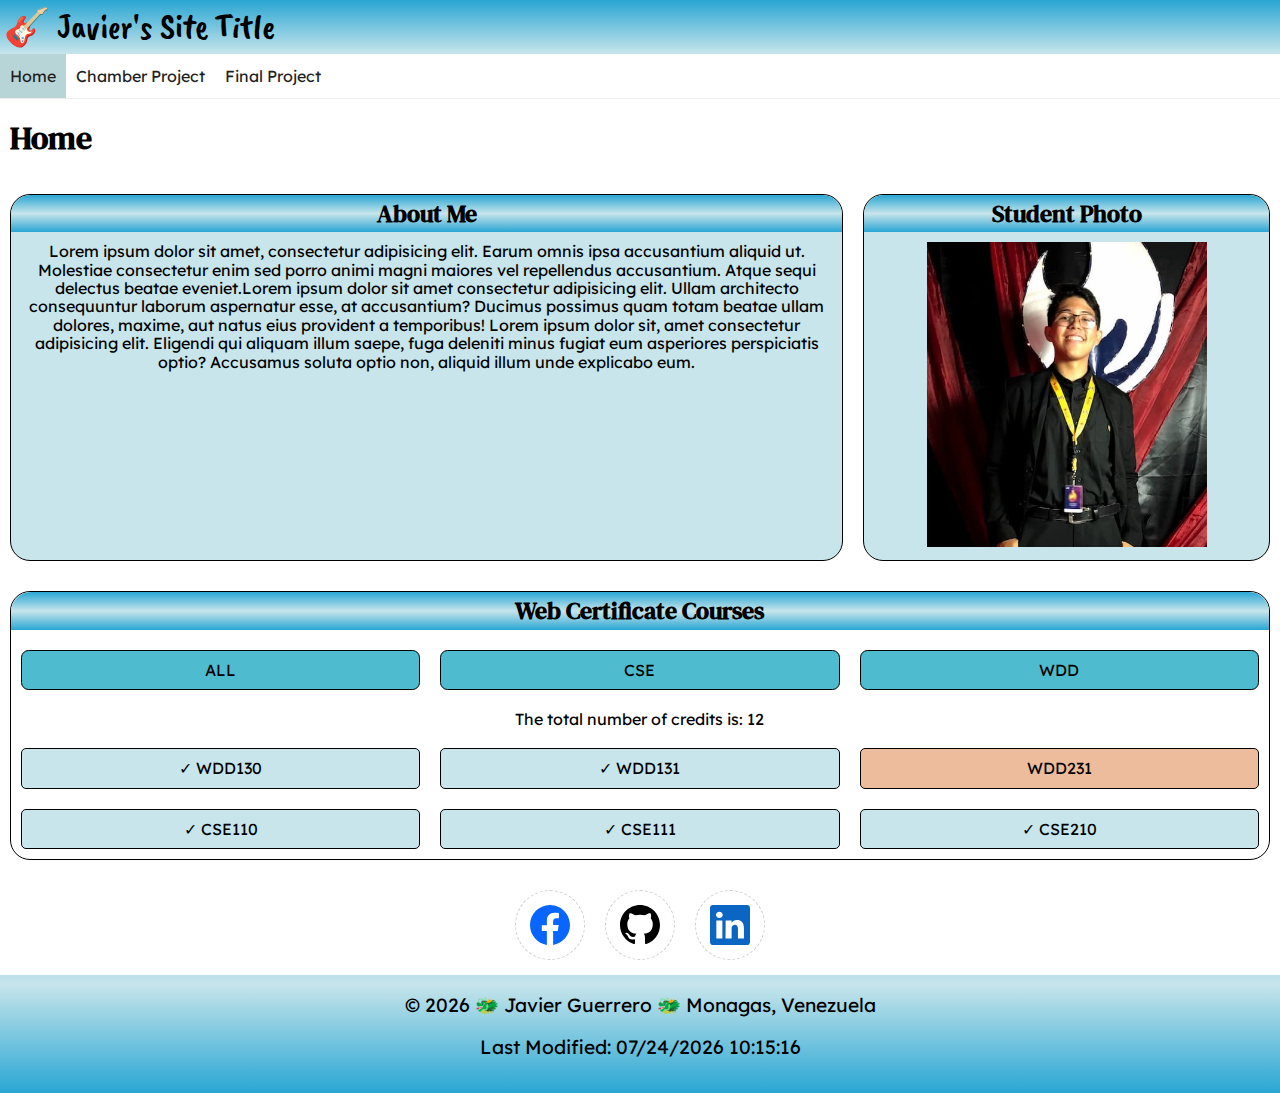
<file: index.html>
<!DOCTYPE html>
<html lang="en">
    <head>
        <meta charset="UTF-8">
        <meta name="author" content="Javier Guerrero">
        <meta name="description" content="Explore Javier Guerrero's web development portfolio. Featuring WDD 231 course projects, web certification achievements, and frontend development skills.">
        <meta name="viewport" content="width=device-width, initial-scale=1.0">
        <meta property="og:title" content="Javier Guerrero | Web Developer Portfolio">
        <meta property="og:description" content="Explore my web development projects and skills. Discover more about our team and certificate courses.">
        <meta property="og:url" content="https://javierguerrero22.github.io/wdd231">
        <meta property="og:image" content="https://javierguerrero22.github.io/wdd231/images/javier.jpg">

        <title>Javier's Site</title>

        <link rel="stylesheet" href="styles/normalize.css">
        <link rel="stylesheet" href="styles/base.css">
        <link rel="stylesheet" href="styles/larger.css">
        <link rel="icon" href="images/favicon.ico">
        <link rel="preconnect" href="https://fonts.googleapis.com">
        <link rel="preconnect" href="https://fonts.gstatic.com" crossorigin>
        <link href="https://fonts.googleapis.com/css2?family=Caveat+Brush&family=DM+Serif+Text:ital@0;1&family=Lexend:wght@100..900&display=swap" rel="stylesheet">
        <script src="scripts/date.js" defer></script>
        <script src="scripts/course.js" defer></script>
        <script src="scripts/navigation.js" defer></script>
    </head>
    <body>
        <header>
            <div class="header">
                <img src="images/guitar.svg" alt="Site Logo" width="100" height="100">
                <span>Javier's Site Title</span>
                <button id="ham-btn" class="hamburger" aria-label="Open navigation menu"></button>
            </div>
            
            <nav id="nav-bar" class="navigation">
                <ul>
                    <li class="current"><a href="#">Home</a></li>
                    <li><a href="chamber/index.html">Chamber Project</a></li>
                    <li><a href="#">Final Project</a></li>
                </ul>
            </nav>
        </header>
        
        <main>
            <h1>Home</h1>
            <section id="about">
                <h2>About Me</h2>
                <p>Lorem ipsum dolor sit amet, consectetur adipisicing elit. Earum omnis ipsa accusantium aliquid ut. Molestiae consectetur enim sed porro animi magni maiores vel repellendus accusantium. Atque sequi delectus beatae eveniet.Lorem ipsum dolor sit amet consectetur adipisicing elit. Ullam architecto consequuntur laborum aspernatur esse, at accusantium? Ducimus possimus quam totam beatae ullam dolores, maxime, aut natus eius provident a temporibus! Lorem ipsum dolor sit, amet consectetur adipisicing elit. Eligendi qui aliquam illum saepe, fuga deleniti minus fugiat eum asperiores perspiciatis optio? Accusamus soluta optio non, aliquid illum unde explicabo eum.</p>
            </section>
            <section>
                <h2>Student Photo</h2>
                <img src="images/javier.jpg" alt="student photo" id="photo">
            </section>
            <section id="courses">
                <h2>Web Certificate Courses</h2>
                <div class="filter">
                    <button id="all">ALL</button>
                    <button id="cse">CSE</button>
                    <button id="wdd">WDD</button>
                </div>
                <p id="total-courses"><span></span></p>
                <div class="certificate courses">

                </div>
            </section>
            <!-- <dialog id="courses-detail">

            </dialog> -->
        </main>
        <footer>
            <div class="social">
                <a href="https://www.facebook.com/profile.php?id=100006197227926">
                    <img src="images/facebook.svg" alt="Facebook">
                </a>
                <a href="https://github.com/javierguerrero22">
                    <img src="images/github.svg" alt="Github">
                </a>
                <a href="https://www.linkedin.com/in/javier-alejandro-guerrero-jimenez/">
                    <img src="images/linkedin.svg" alt="Linkedin">
                </a>
            </div>
            <div class="current year">
                <p>© <span id="year"></span> 🐲 Javier Guerrero 🐲 Monagas, Venezuela</p>
            </div>
            <p class="last modified" id="lastModified"></p>
        </footer>
    </body>
</html>
</file>
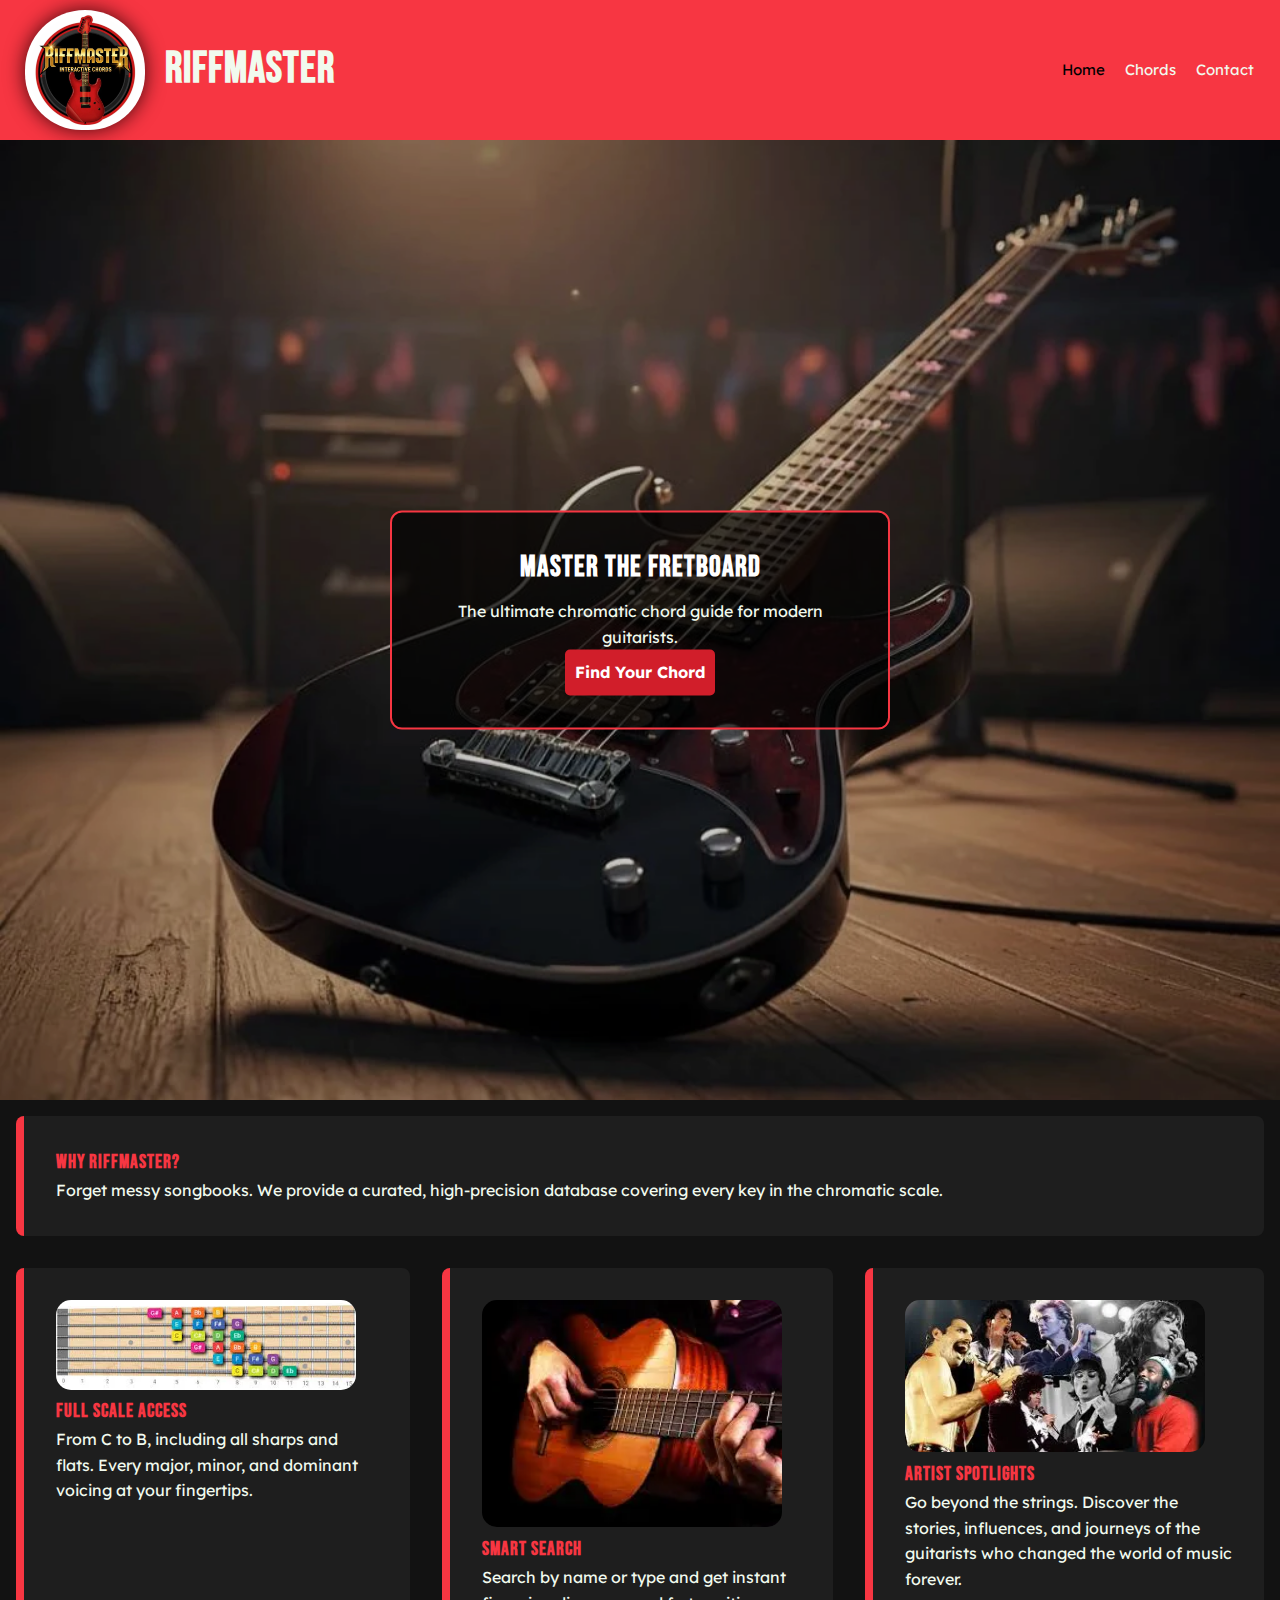
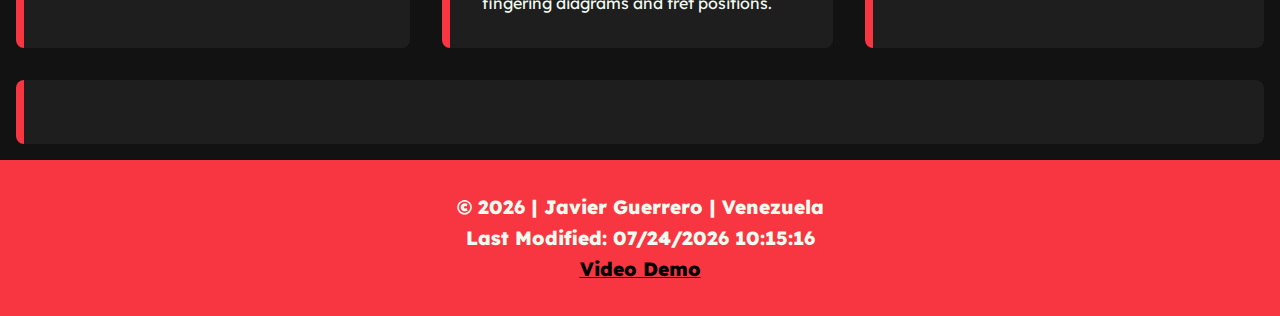
<file: final/index.html>
<!DOCTYPE html>
<html lang="en">
<head>
 <meta charset="UTF-8">
    <meta name="viewport" content="width=device-width, initial-scale=1.0">
    <title>RiffMaster | Interactive Guitar Chord Library</title>
    
    <meta name="description" content="Master the fretboard with RiffMaster. Explore our interactive chromatic chord library, artist stories, and expert guitar tips.">
    <meta name="author" content="Javier Guerrero">

    <meta property="og:url" content="https://javierguerrero22.github.io/wdd231/final/">
    <meta property="og:title" content="RiffMaster | Interactive Guitar Library">
    <meta property="og:description" content="The ultimate chromatic guide for guitarists. Find chords, learn history, and level up your playing.">
    <meta property="og:image" content="https://javierguerrero22.github.io/wdd231/final/images/logo.webp">
    
    <link rel="icon" href="images/final-favicon.webp">
    <link rel="stylesheet" href="styles/final-base.css">
    <link rel="stylesheet" href="styles/final-large.css">
    <link rel="preconnect" href="https://fonts.googleapis.com">
    <link rel="preconnect" href="https://fonts.gstatic.com" crossorigin>
    <link href="https://fonts.googleapis.com/css2?family=Bebas+Neue&family=Lexend:wght@300;400;700&display=swap" rel="stylesheet">
    <script src="../scripts/date.js" type="module"></script>
    <script src="../scripts/navigation.js" type="module"></script>
    <script src="scripts/main.js" type="module"></script>
</head>
<body>
    <header>
        <div class="header">
            <img src="images/logo.webp" alt="Site Logo" width="100" height="100">
            <h1>RiffMaster</h1>
            <button id="ham-btn" class="hamburger" aria-label="Open navigation menu"></button>
        </div>
         <nav id="nav-bar" class="navigation">
                <ul>
                    <li><a href="index.html" class="current">Home</a></li>
                    <li><a href="chords.html">Chords</a></li>
                    <li><a href="contact.html">Contact</a></li>
                </ul>
            </nav>
    </header>

    <main>
    <div class="hero">
        <picture>
            <source srcset="images/hero-small.webp" media="(max-width: 600px)">
            <img src="images/hero-large.webp" alt="Close up of guitar strings and fretboard" width="1200" height="600" class="hero-img" fetchpriority="high">
        </picture>
    
        <article class="hero-msg">
            <h2>Master the Fretboard</h2>
            <p>The ultimate chromatic chord guide for modern guitarists.</p>
            <a href="chords.html" class="cta-button">Find Your Chord</a>
        </article>
    </div>

    <div class="cards-container index">
        <section class="card" id="intro">
            <h3>Why RiffMaster?</h3>
            <p>Forget messy songbooks. We provide a curated, high-precision database covering every key in the chromatic scale.</p>
        </section>
        
        <section class="card" id="c-library">
            <img src="images/card-chromatic.webp" alt="Full Chromatic Scale" loading="lazy">
            <h3>Full Scale Access</h3>
            <p>From C to B, including all sharps and flats. Every major, minor, and dominant voicing at your fingertips.</p>
        </section>

        <section class="card" id="i-tool">
            <img src="images/card-interactive.webp" alt="Digital Chord Search" loading="lazy">
            <h3>Smart Search</h3>
            <p>Search by name or type and get instant fingering diagrams and fret positions.</p>
        </section>

        <section class="card" id="p-learning">
            <img src="images/card-artist.webp" alt="Classic vintage guitar against a studio wall" loading="lazy">
            <h3>Artist Spotlights</h3>
            <p>Go beyond the strings. Discover the stories, influences, and journeys of the guitarists who changed the world of music forever.</p>
        </section>

        <section class="card" id="riff-weekly">
        </section>
    </div>
</main>

    <footer>    
        <div class="current year"></div>
        <p>© <span id="year"></span> | Javier Guerrero | Venezuela</p>
            <p class="last modified" id="lastModified"></p>
        <p><a href="https://youtu.be/L7Wf4tZuedc" target="_blank">Video Demo</a></p>
    </footer>
</body>
</html>
</file>
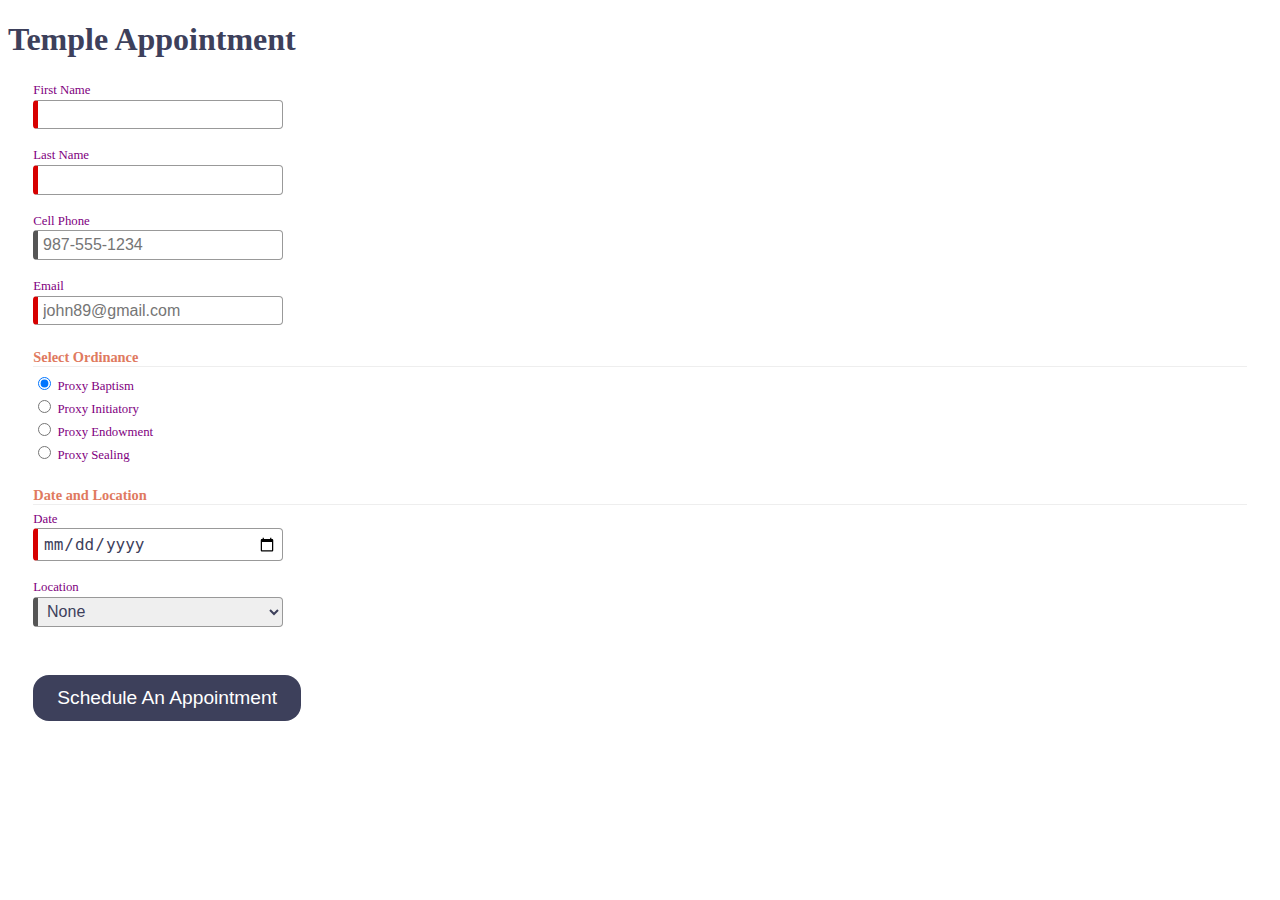
<file: startHere/index.html>
<!DOCTYPE html>
<html lang="en">

<head>
  <meta charset="UTF-8">
  <meta name="viewport" content="width=device-width, initial-scale=1.0">
  <meta name="description" content="Web Lab Start File">
  <meta name="author" content="Paul Cheney">

  <link rel="stylesheet" href="styles/small.css">
  <link rel="stylesheet" href="styles/large.css">

  <title>Web Lab Start File</title>
</head>

<body>

  <main>
    <h1>Temple Appointment</h1>

    <form method="GET" action="thankyou.html" class="designOne">
      <label>First Name <input type="text" name="first" required autocomplete="given-name" title="Your First Name"></label>
        <label>Last Name <input type="text" name="last" required autocomplete="family-name" title="Your Last Name"></label>
        <label>Cell Phone <input type="tel" name="phone"  autocomplete="tel" title="A Phone Number with dashes" placeholder="987-555-1234" ></label>
        <label>Email <input type="email" name="email" required placeholder="john89@gmail.com"  title="Your Email" autocomplete="email"></label>
  

        <h3>Select Ordinance</h3>
        <label><input type="radio" name="ordinance" value="Baptism" checked> Proxy Baptism</label>
        <label><input type="radio" name="ordinance" value="Initiatory"> Proxy Initiatory</label>
        <label><input type="radio" name="ordinance" value="Endowment"> Proxy Endowment</label>
        <label><input type="radio" name="ordinance" value="Sealing"> Proxy Sealing</label>

        
        <h3>Date and Location</h3>
        <label>Date <input type="date" name="date" required></label>

        <label>Location
          <select name="location" required>
            <option value="">None</option>
            <option value="Payson">Payson</option>
            <option value="Orem">Orem</option>
            <option value="Provo City Center">Provo City Center</option>
          </select>
        </label>

        <input type="submit" value="Schedule An Appointment">
    </form>

    <!-- <script src="js/scripts.js" defer></script> -->
  </main>

</body>
</html>
</file>
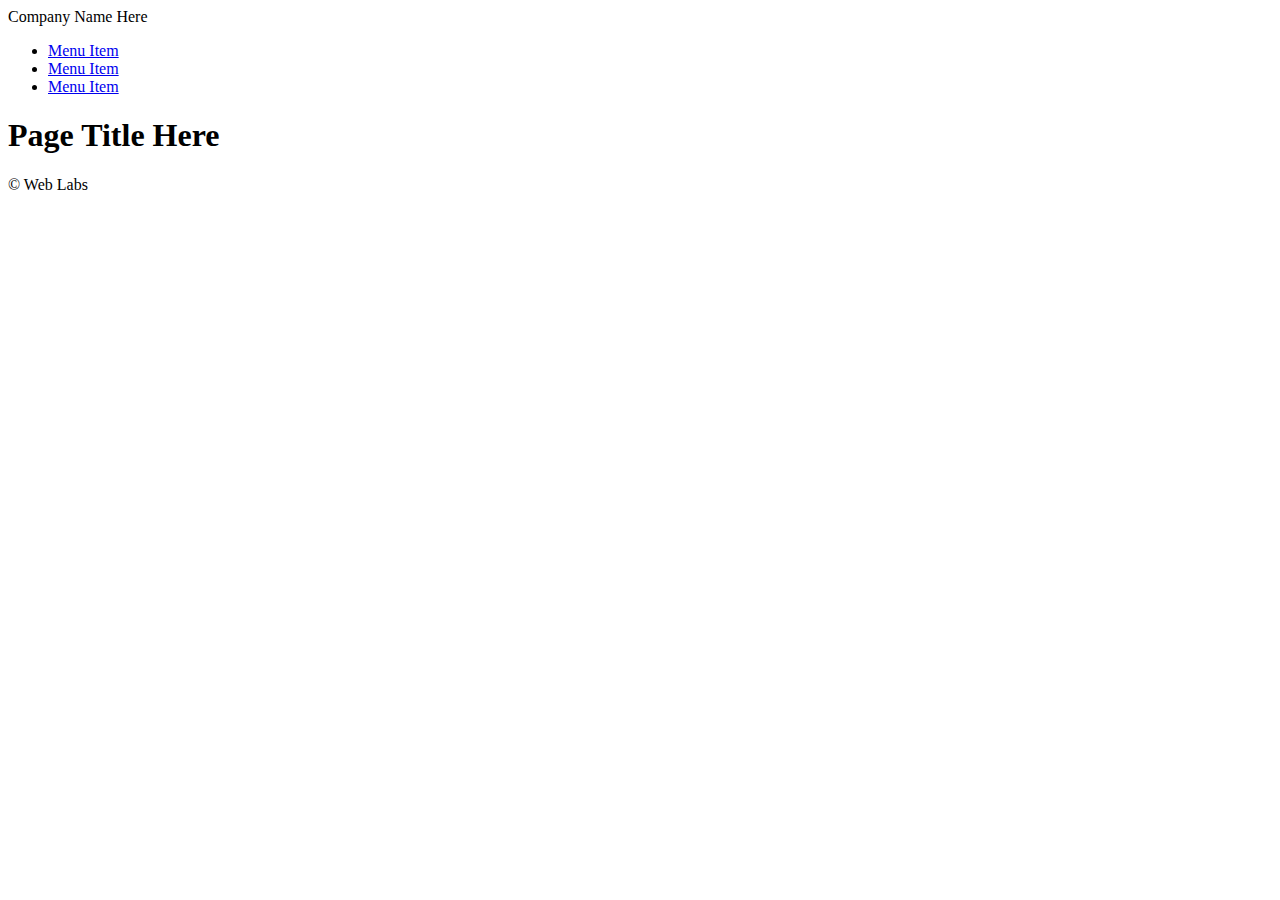
<file: startLab/index.html>
<!DOCTYPE html>
<html lang="en">

<head>
  <meta charset="UTF-8">
  <meta name="viewport" content="width=device-width, initial-scale=1.0">
  <meta name="description" content="Web Lab Start File">
  <meta name="author" content="Paul Cheney">

  <link rel="stylesheet" href="styles/small.css">
  <link rel="stylesheet" href="styles/large.css">

  <title>Web Lab Start File</title>
</head>

<body>
  <header>
    <span>Company Name Here</span>
  </header>

  <nav>
    <ul>
      <li><a href="#">Menu Item</a></li>
      <li><a href="#">Menu Item</a></li>
      <li><a href="#">Menu Item</a></li>
    </ul>
  </nav>

  <main>
    <h1>Page Title Here</h1>



  </main>

  <footer>
    <p>&copy; Web Labs</p>
  </footer>

  <script src="js/scripts.js"></script>
</body>
</html>
</file>
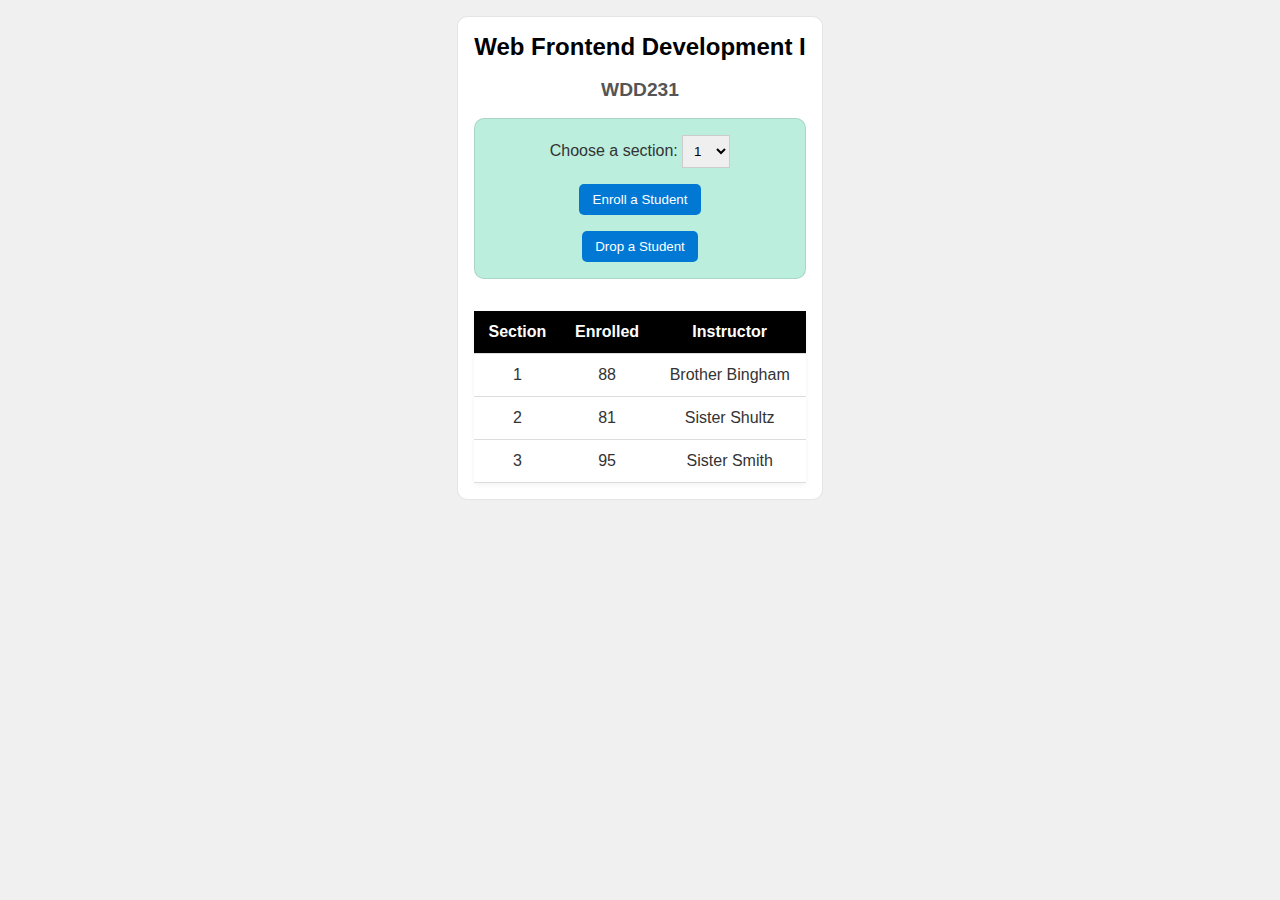
<file: modules.html>
<!DOCTYPE html>
<html lang="en">

<head>
  <meta charset="UTF-8">
  <meta name="viewport" content="width=device-width, initial-scale=1.0">
  <title>Modules Example: Course and Sections</title>
  <link rel="stylesheet" href="styles/modules.css">
  <script type="module" src="scripts/modules.mjs"></script>
</head>

<body>
  <main>
  <h1 id="courseName"></h1>
  <h2 id="courseCode"></h2>

  <div id="enrollment">
    <label for="sectionNumber">Choose a section:</label>
    <select id="sectionNumber">
      <option value="0" disabled selected>--</option>
    </select>
    <button id="enrollStudent">Enroll a Student</button>
    <button id="dropStudent">Drop a Student</button>
  </div>

  <table>
    <thead>
      <tr>
        <th>Section</th>
        <th>Enrolled</th>
        <th>Instructor</th>
      </tr>
    </thead>
    <tbody id="sections"></tbody>
  </table>
  </main>
</body>

</html>
</file>
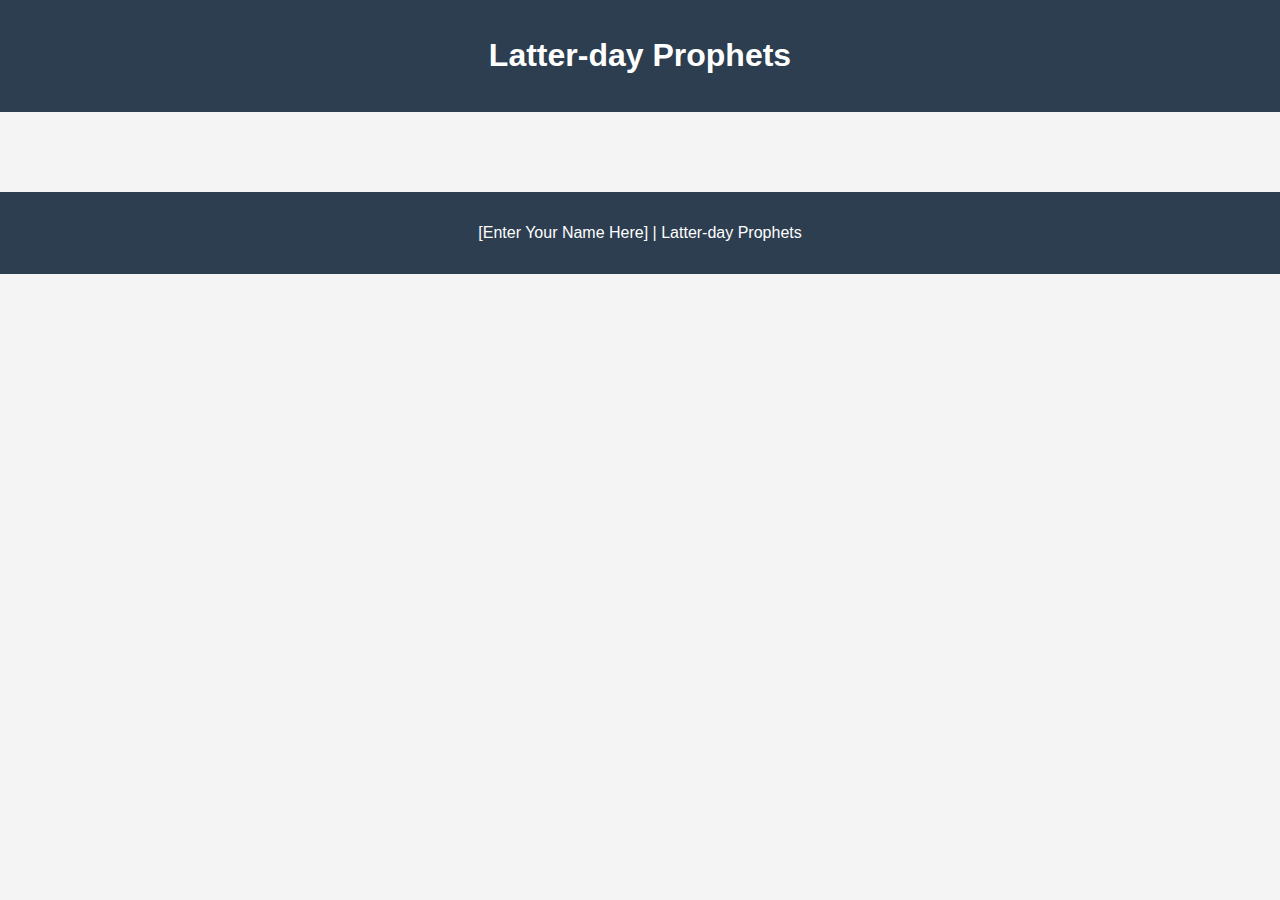
<file: prophets.html>
<!DOCTYPE html>
<html lang="en">
<head>
    <meta charset="UTF-8">
    <meta name="viewport" content="width=device-width, initial-scale=1.0">
    <title>Document</title>
    <link rel="stylesheet" href="styles/prophets.css">
    <script src="scripts/prophets.js" defer></script>
</head>
    <body>
        <header>
            <h1>Latter-day Prophets</h1>
        </header>
        <main>
            <div id="cards"></div>
        </main>
        <footer>
            [Enter Your Name Here] | Latter-day Prophets
        </footer>
    </body>
</html>
</file>
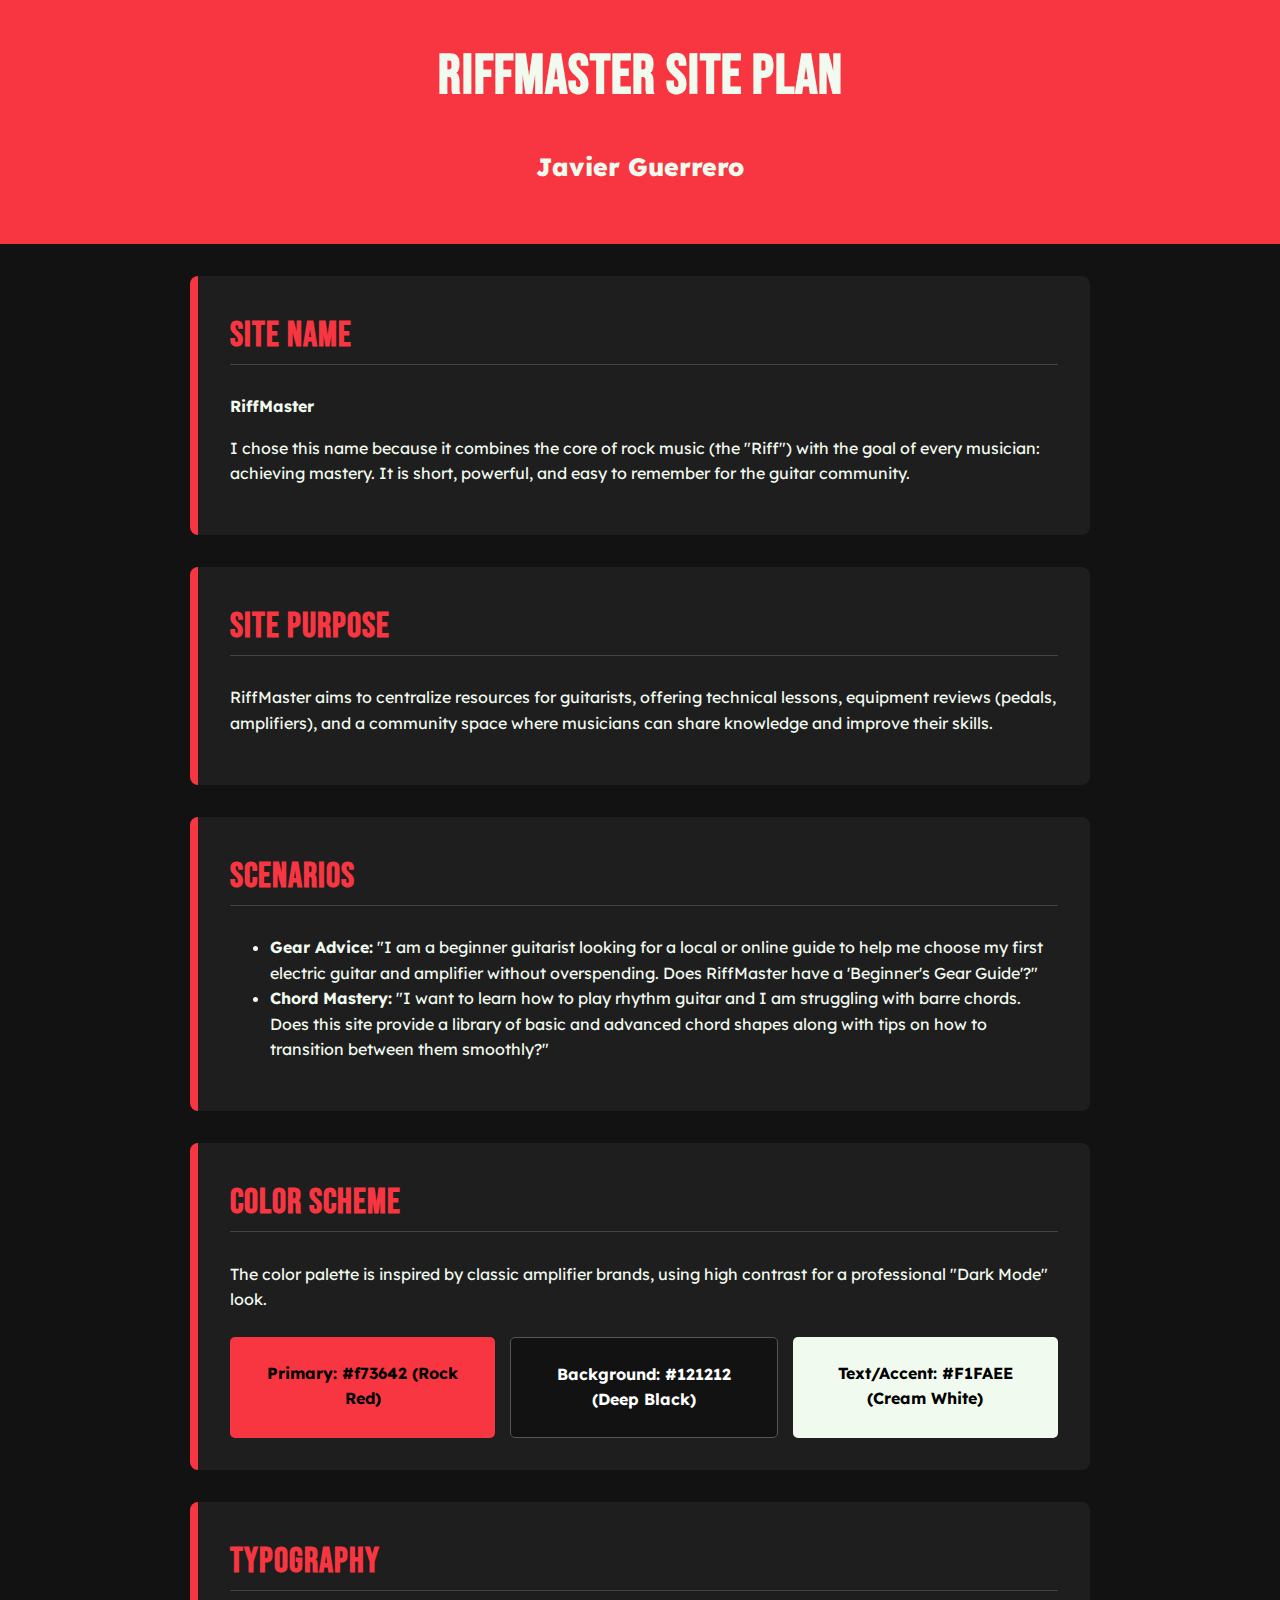
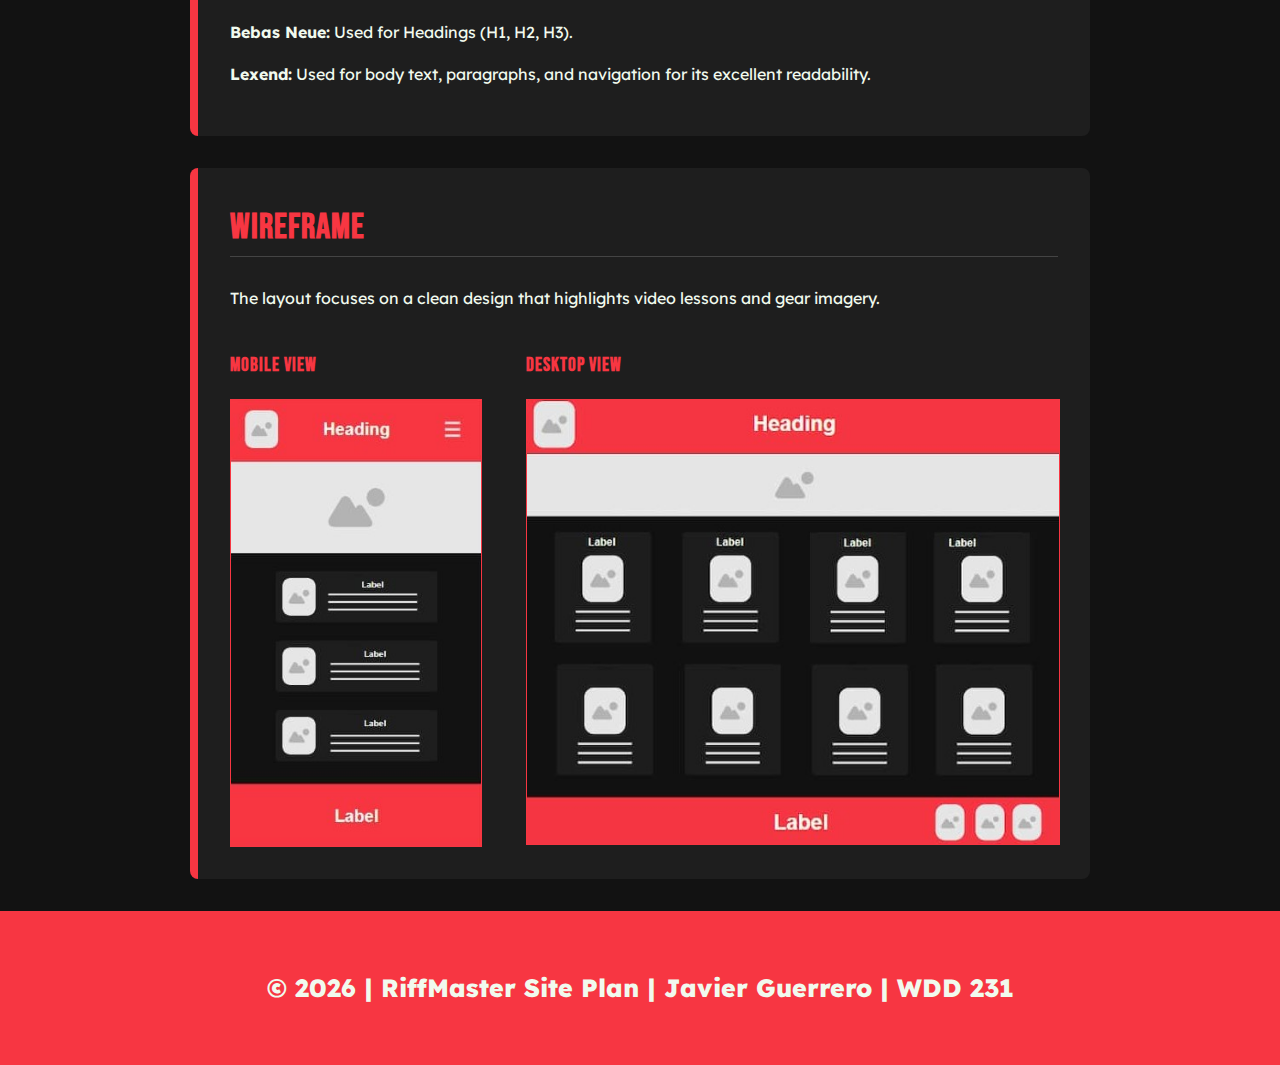
<file: site-plan.html>
<!DOCTYPE html>
<html lang="en-us">
<head>
    <meta charset="UTF-8">
    <meta name="viewport" content="width=device-width, initial-scale=1.0">
    <title>RiffMaster - Site Plan</title>
    <meta name="description" content="Official site plan for RiffMaster, a digital hub for guitarists featuring equipment reviews, chord libraries, and technical tutorials.">
    <meta name="author" content="Javier Guerrero">
    <link rel="stylesheet" href="styles/site-plan.css">
    <link rel="preconnect" href="https://fonts.googleapis.com">
    <link rel="preconnect" href="https://fonts.gstatic.com" crossorigin>
    <link href="https://fonts.googleapis.com/css2?family=Bebas+Neue&family=Lexend:wght@300;400;700&display=swap" rel="stylesheet">

    <!-- <meta property="og:type" content="website">
<meta property="og:url" content="https://javierguerrero22.github.io/wdd231/site-plan.html">
<meta property="og:title" content="RiffMaster - Site Plan">
<meta property="og:description" content="Site planning and design strategy for RiffMaster, the ultimate digital hub for guitarists.">
<meta property="og:image" content="https://javierguerrero22.github.io/wdd231/images/site-plan-preview.png"> -->
    <link rel="icon" href="images/favicon-project.ico">
</head>
<body>
    <header>
        <h1>RiffMaster Site Plan</h1>
        <p>Javier Guerrero</p>
    </header>

    <main>
        <section>
            <h2>Site Name</h2>
            <p><strong>RiffMaster</strong></p>
            <p>I chose this name because it combines the core of rock music (the "Riff") with the goal of every musician: achieving mastery. It is short, powerful, and easy to remember for the guitar community.</p>
        </section>

        <section>
            <h2>Site Purpose</h2>
            <p>RiffMaster aims to centralize resources for guitarists, offering technical lessons, equipment reviews (pedals, amplifiers), and a community space where musicians can share knowledge and improve their skills.</p>
        </section>

        <section>
            <h2>Scenarios</h2>
            <div class="scenarios">
                <ul>
                    <li><strong>Gear Advice:</strong> "I am a beginner guitarist looking for a local or online guide to help me choose my first electric guitar and amplifier without overspending. Does RiffMaster have a 'Beginner's Gear Guide'?"</li>
                    <li><strong>Chord Mastery:</strong> "I want to learn how to play rhythm guitar and I am struggling with barre chords. Does this site provide a library of basic and advanced chord shapes along with tips on how to transition between them smoothly?"</li>
                </ul>
            </div>
        </section>

        <section>
            <h2>Color Scheme</h2>
            <p>The color palette is inspired by classic amplifier brands, using high contrast for a professional "Dark Mode" look.</p>
            <div class="color-palette">
                <div class="color-box color-primary">Primary: #f73642 (Rock Red)</div>
                <div class="color-box color-secondary">Background: #121212 (Deep Black)</div>
                <div class="color-box color-accent">Text/Accent: #F1FAEE (Cream White)</div>
            </div>
        </section>

        <section>
            <h2>Typography</h2>
            <div class="typography">
                <p class="font-heading"><strong>Bebas Neue:</strong> Used for Headings (H1, H2, H3).</p>
                <p class="font-body"><strong>Lexend:</strong> Used for body text, paragraphs, and navigation for its excellent readability.</p>
            </div>
        </section>

        <section>
            <h2>Wireframe</h2>
            <p>The layout focuses on a clean design that highlights video lessons and gear imagery.</p>
            <div class="wireframe-container">
                <div class="wireframe">
                    <h3>Mobile View</h3>
                    <img src="images/wireframe-mobile.jpg" id="mobile-view" alt="RiffMaster Mobile Wireframe">
                </div>
                <div class="wireframe">
                    <h3>Desktop View</h3>
                    <img src="images/wireframe-desktop.jpg" id="desktop-view" alt="RiffMaster Desktop Wireframe">
                </div>
            </div>
        </section>
    </main>

    <footer>
        <p>&copy; 2026 | RiffMaster Site Plan | Javier Guerrero | WDD 231</p>
    </footer>
</body>
</html>
</file>
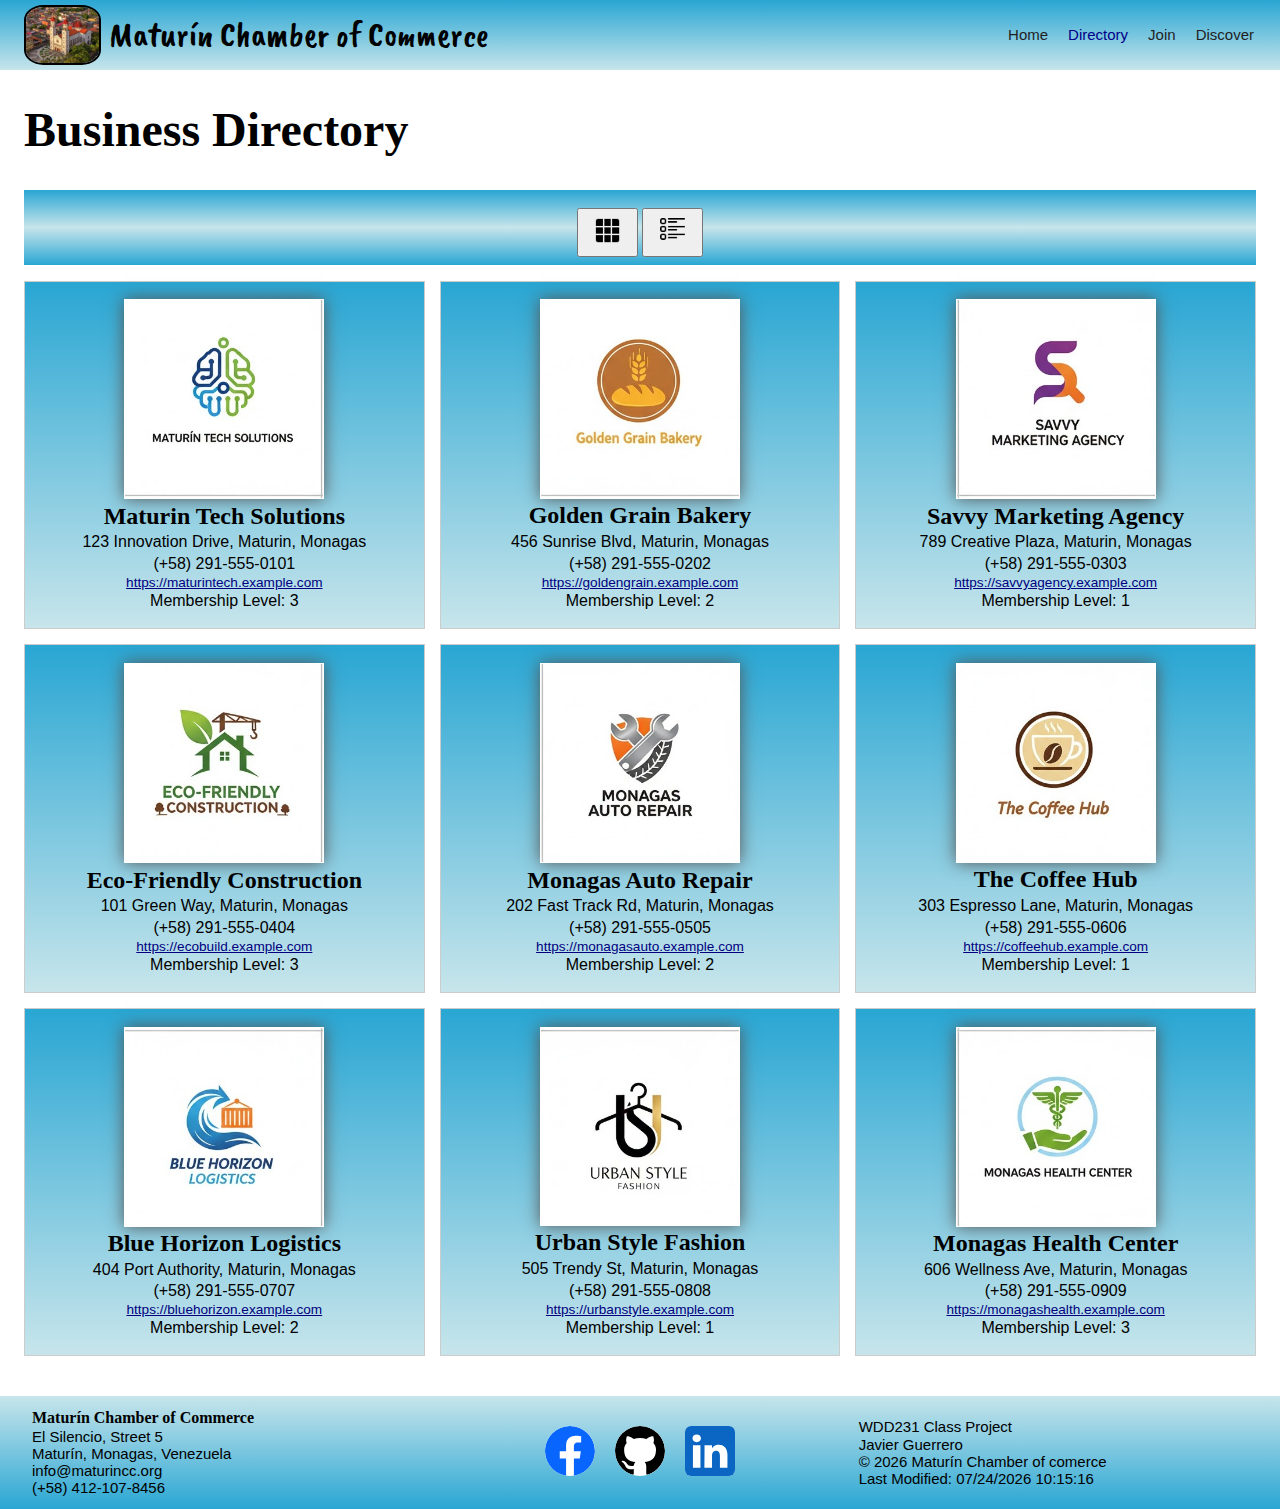
<file: chamber/directory.html>
<!DOCTYPE html>
<html lang="en">
<head>
    <meta charset="UTF-8">
        <meta name="author" content="Javier Guerrero">
        <meta name="description" content="Official business directory for the Maturín Chamber of Commerce. Explore local leaders and partners in Monagas.">
        <meta name="viewport" content="width=device-width, initial-scale=1.0">
        <meta property="og:title" content="Maturín Chamber of comerce - Directory">
        <meta property="og:description" content="Connect with top businesses in Maturín. Browse our interactive member catalog with dynamic grid and list views.">
        <meta property="og:url" content="https://javierguerrero22.github.io/wdd231/chamber/directory">
        <meta property="og:image" content="https://javierguerrero22.github.io/wdd231/chamber/images/cathedral.webp">

        <title>Maturín Chamber of Commerce - Directory</title>

        <link rel="stylesheet" href="../styles/normalize.css">
        <link rel="stylesheet" href="styles/chamber-base.css">
        <link rel="stylesheet" href="styles/chamber-large.css">
        <link rel="stylesheet" href="styles/chamber-extra-large.css">
        <link rel="icon" href="images/favicon.ico">
        <link rel="preconnect" href="https://fonts.googleapis.com">
        <link rel="preconnect" href="https://fonts.gstatic.com" crossorigin>
        <link href="https://fonts.googleapis.com/css2?family=Caveat+Brush&family=DM+Serif+Text:ital@0;1&family=Lexend:wght@100..900&display=swap" rel="stylesheet">
        <script src="scripts/directory.js" defer></script>
        <script src="../scripts/date.js" defer></script>
        <script src="../scripts/navigation.js" defer></script>
        
</head>
<body>
    <header>
        <div class="header">
            <img src="images/cathedral.webp" alt="Site Logo" width="100" height="100">
            <span>Maturín Chamber of Commerce</span>
            <button id="ham-btn" class="hamburger" aria-label="Open navigation menu"></button>
        </div>
         <nav id="nav-bar" class="navigation">
                <ul>
                    <li><a href="index.html">Home</a></li>
                    <li class="current"><a href="directory.html">Directory</a></li>
                    <li><a href="join.html">Join</a></li>
                    <li><a href="discover.html">Discover</a></li>
                </ul>
            </nav>
    </header>
    <main class="directory">
        <h1>Business Directory</h1>
    <div class="menu">
        <button id="grid"><img src="images/grid.png" alt="grid icon" width="25"></button>
		<button id="list"><img src="images/list.png" alt="list icon" width="25"></button>
	</div>
    <div id="cards" class="grid"></div>
    </main>
    <footer>
        <div class="footer-info">
            <h2>Maturín Chamber of Commerce</h2>
            <p>El Silencio, Street 5</p>
            <p>Maturín, Monagas, Venezuela</p>
            <p>info@maturincc.org</p>
            <p>(+58) 412-107-8456</p>
        </div>
        <div class="social">
                <a href="https://www.facebook.com/profile.php?id=100006197227926" target="_blank">
                    <img id="facebook" src="../images/facebook.svg" alt="Facebook">
                </a>
                <a href="https://github.com/javierguerrero22" target="_blank">
                    <img id="github" src="../images/github.svg" alt="Github">
                </a>
                <a href="https://www.linkedin.com/in/javier-alejandro-guerrero-jimenez/" target="_blank">
                    <img id="linkedin" src="../images/linkedin.svg" alt="Linkedin">
                </a>
        </div>
        <div class="dev-info">
                <p>WDD231 Class Project</p>
                <p>Javier Guerrero</p>
            <div class="current year">
                
                <p>© <span id="year"></span> Maturín Chamber of comerce</p>
            </div>
            <p class="last modified" id="lastModified"></p>
        </div>
    </footer>
</body>
</html>
</file>
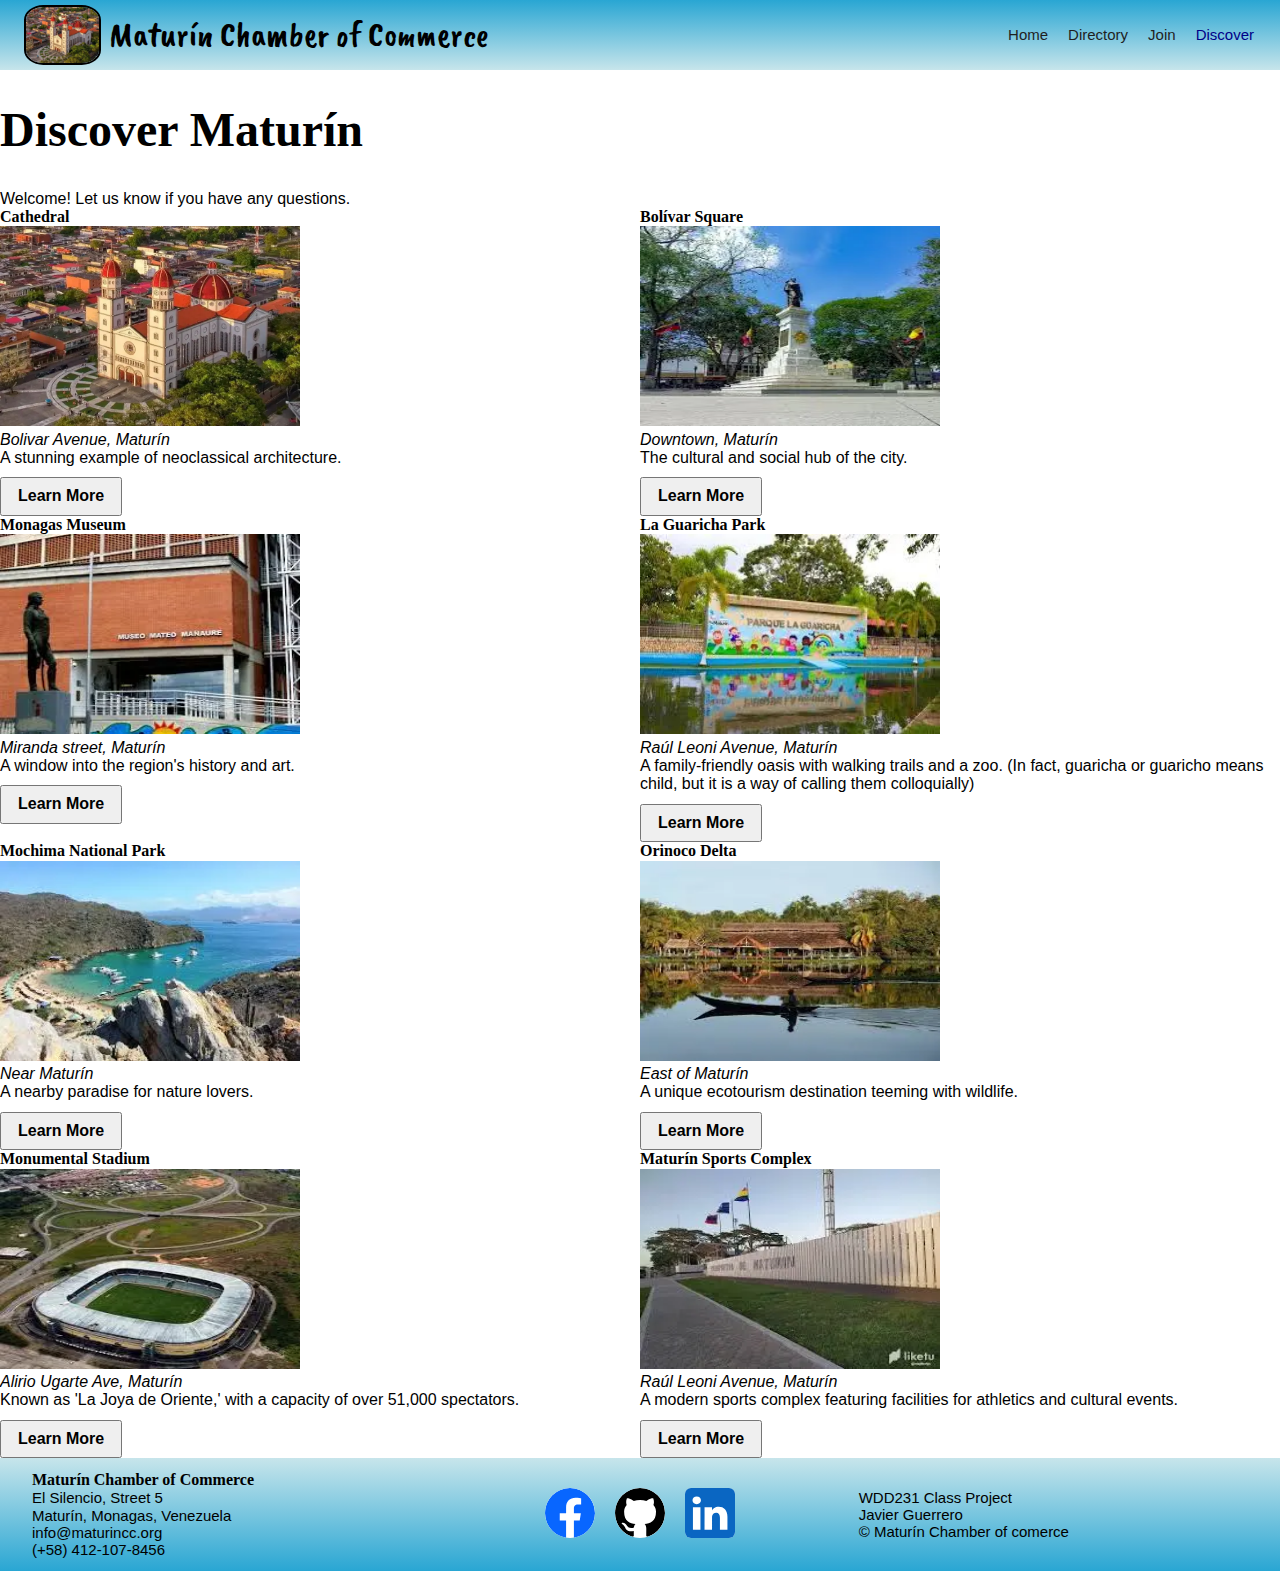
<file: chamber/discover.html>
<!DOCTYPE html>
<html lang="en">
<head>
    <meta charset="UTF-8">
    <meta name="author" content="Javier Guerrero">
    <meta name="description" content="Discover the beauty and business opportunities in Maturín, Monagas. Explore local attractions and landmarks.">
    <meta name="viewport" content="width=device-width, initial-scale=1.0">
    <title>Discover Maturín - Chamber of Commerce</title>

    <link rel="stylesheet" href="../styles/normalize.css">
    <link rel="stylesheet" href="styles/chamber-base.css">
    <link rel="stylesheet" href="styles/chamber-large.css">
    <link rel="stylesheet" href="styles/chamber-extra-large.css">
    <link rel="icon" href="images/favicon.ico">
    
    <meta property="og:type" content="website">
    <meta property="og:url" content="https://javierguerrero22.github.io/wdd231/chamber/discover.html">
    <meta property="og:title" content="Discover Maturín - Chamber of Commerce">
    <meta property="og:description" content="Explore local attractions, landmarks, and business opportunities in Maturín, Monagas.">
    <meta property="og:image" content="https://javierguerrero22.github.io/wdd231/chamber/images/cathedral.webp">

    <link rel="preconnect" href="https://fonts.googleapis.com">
        <link rel="preconnect" href="https://fonts.gstatic.com" crossorigin>
        <link href="https://fonts.googleapis.com/css2?family=Caveat+Brush&family=DM+Serif+Text:ital@0;1&family=Lexend:wght@100..900&display=swap" rel="stylesheet">
    <script src="../scripts/navigation.js" defer></script>

</head>
<body>
    <header>
        <div class="header">
            <img src="images/cathedral.webp" alt="Site Logo" width="100" height="100">
            <span>Maturín Chamber of Commerce</span>
            <button id="ham-btn" class="hamburger" aria-label="Open navigation menu"></button>
        </div>
        <nav id="nav-bar" class="navigation">
            <ul>
                <li><a href="index.html">Home</a></li>
                <li><a href="directory.html">Directory</a></li>
                <li><a href="join.html">Join</a></li>
                <li class="current"><a href="discover.html">Discover</a></li>
            </ul>
        </nav>
    </header>

    <main class="discover-container">
        <h1>Discover Maturín</h1>
        
        <section id="visitor-message" class="message-box"></section>
        <div id="allplaces">
        
        </div>
        
    </main>

    <footer>
        <div class="footer-info">
            <h2>Maturín Chamber of Commerce</h2>
            <p>El Silencio, Street 5</p>
            <p>Maturín, Monagas, Venezuela</p>
            <p>info@maturincc.org</p>
            <p>(+58) 412-107-8456</p>
        </div>
        <div class="social">
                <a href="https://www.facebook.com/profile.php?id=100006197227926" target="_blank">
                    <img id="facebook" src="../images/facebook.svg" alt="Facebook">
                </a>
                <a href="https://github.com/javierguerrero22" target="_blank">
                    <img id="github" src="../images/github.svg" alt="Github">
                </a>
                <a href="https://www.linkedin.com/in/javier-alejandro-guerrero-jimenez/" target="_blank">
                    <img id="linkedin" src="../images/linkedin.svg" alt="Linkedin">
                </a>
        </div>
        <div class="dev-info">
                <p>WDD231 Class Project</p>
                <p>Javier Guerrero</p>
            <div class="current year">
                
                <p>© <span id="year"></span> Maturín Chamber of comerce</p>
            </div>
            <p class="last modified" id="lastModified"></p>
        </div>
    </footer>
    <script src="scripts/discover.js" type="module"></script>
</body>
</html>
</file>
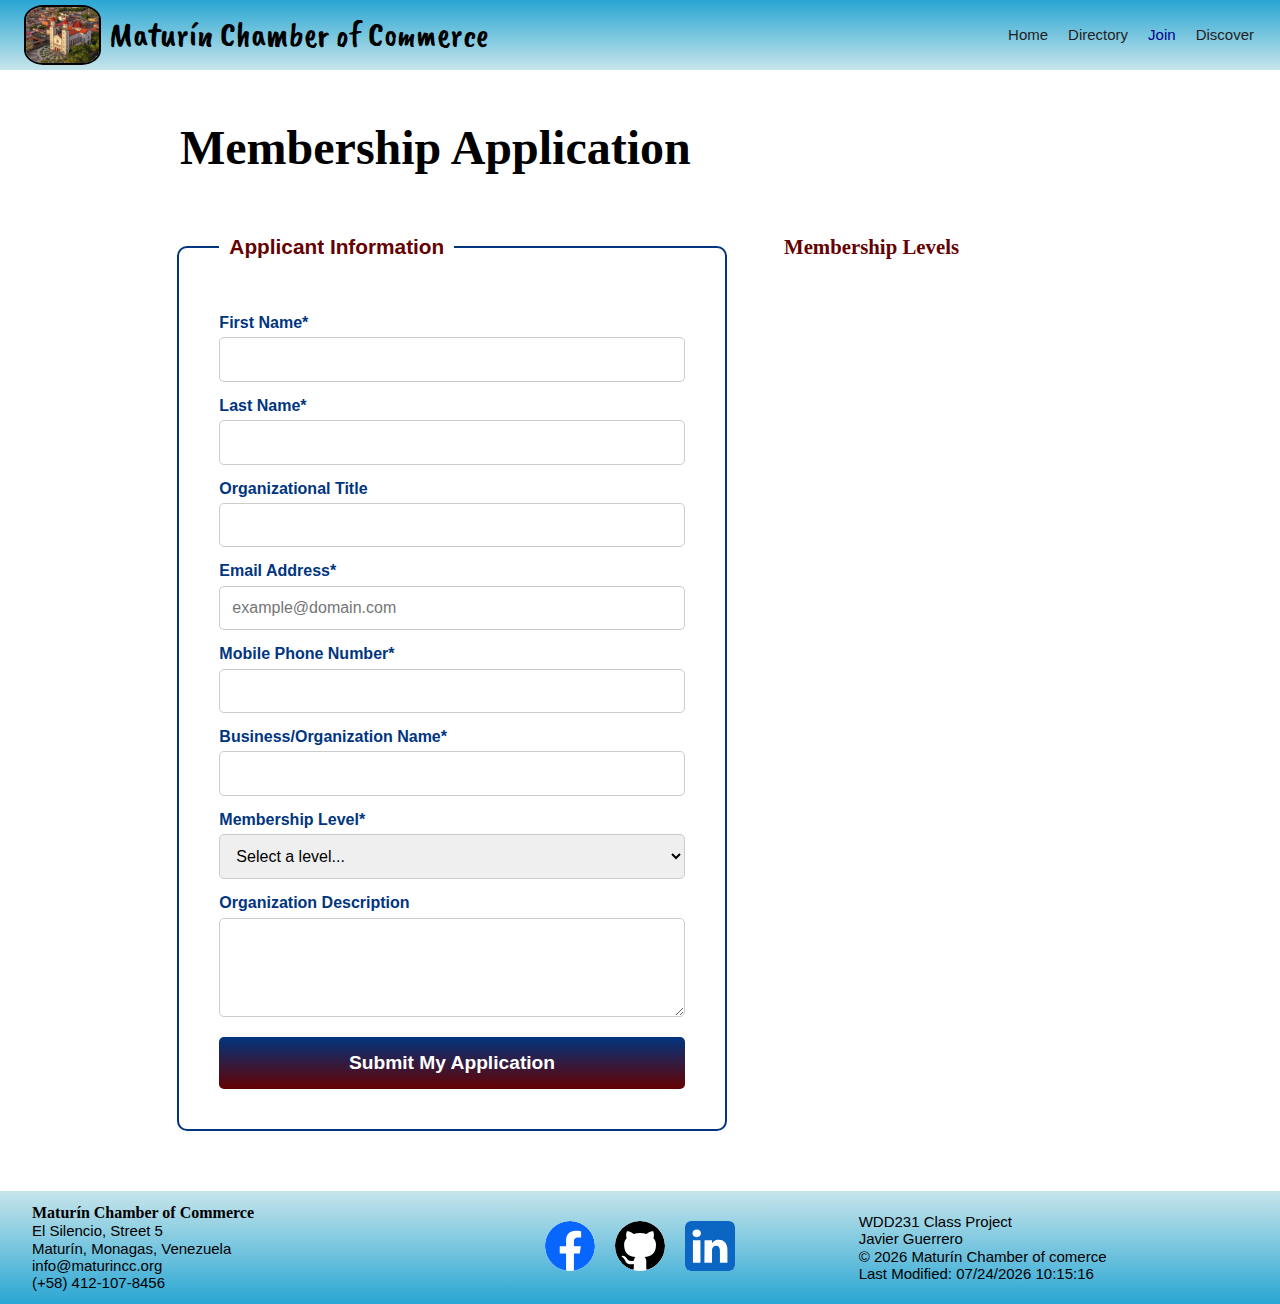
<file: chamber/join.html>
<!DOCTYPE html>
<html lang="en">
<head>
    <meta charset="UTF-8">
    <meta name="author" content="Javier Guerrero">
    <meta name="description" content="Join the Maturín Chamber of Commerce. Become a member and grow your business network in Monagas.">
    <meta name="viewport" content="width=device-width, initial-scale=1.0">
    <meta property="og:title" content="Maturín Chamber of Commerce - Join Us">
    <meta property="og:description" content="Official membership application for the Maturín Chamber of Commerce.">
    <meta property="og:url" content="https://javierguerrero22.github.io/wdd231/chamber/join">
    <meta property="og:image" content="https://javierguerrero22.github.io/wdd231/chamber/images/cathedral.webp">

    <title>Maturín Chamber of Commerce - Join</title>

    <link rel="stylesheet" href="../styles/normalize.css">
    <link rel="stylesheet" href="styles/chamber-base.css">
    <link rel="stylesheet" href="styles/chamber-large.css">
    <link rel="stylesheet" href="styles/chamber-extra-large.css">
    <link rel="icon" href="images/favicon.ico">
    <link rel="preconnect" href="https://fonts.googleapis.com">
    <link rel="preconnect" href="https://fonts.gstatic.com" crossorigin>
    <link href="https://fonts.googleapis.com/css2?family=Caveat+Brush&family=DM+Serif+Text:ital@0;1&family=Lexend:wght@100..900&display=swap" rel="stylesheet">
    
    <script src="../scripts/date.js" defer></script>
    <script src="../scripts/navigation.js" defer></script>
    <script src="scripts/join.js" defer></script>
</head>
<body>
    <header>
        <div class="header">
            <img src="images/cathedral.webp" alt="Site Logo" width="100" height="100">
            <span>Maturín Chamber of Commerce</span>
            <button id="ham-btn" class="hamburger" aria-label="Open navigation menu"></button>
        </div>
        <nav id="nav-bar" class="navigation">
            <ul>
                <li><a href="index.html">Home</a></li>
                <li><a href="directory.html">Directory</a></li>
                <li class="current"><a href="join.html">Join</a></li>
                <li><a href="discover.html">Discover</a></li>
            </ul>
        </nav>
    </header>

    <main class="join-main">
    <h1>Membership Application</h1>
    <form method="get" action="thankyou.html" class="designOne">
    <fieldset>
        <legend>Applicant Information</legend>
        
        <label>First Name*
            <input type="text" id="fname" name="first" required autocomplete="given-name" title="Enter your first name">
        </label>

        <label>Last Name*
            <input type="text" id="lname" name="last" required autocomplete="family-name" title="Enter your last name">
        </label>

        <label>Organizational Title
            <input type="text" id="job-title" name="title" autocomplete="organization-title" 
                   title="Minimum 7 characters. Only letters, spaces, and hyphens allowed." 
                   pattern="[A-Za-z\s\-]{7,}">
        </label>

        <label>Email Address*
            <input type="email" id="email" name="email" required placeholder="example@domain.com" 
                   title="Enter a valid email address" autocomplete="email">
        </label>

        <label>Mobile Phone Number*
            <input type="tel" id="phone" name="phone" required autocomplete="tel" title="Enter your phone number">
        </label>
   
        <!-- <legend>Organization Details</legend> -->

        <label>Business/Organization Name*
            <input type="text" id="org-name" name="organization" required autocomplete="organization" title="Enter your company name">
        </label>

        <label>Membership Level*
            <select id="membership" name="membership-level" required title="Select your membership level">
                <option value="" selected disabled>Select a level...</option>
                <option value="np">NP Membership (Non-profit - No cost)</option>
                <option value="bronze">Bronze Membership</option>
                <option value="silver">Silver Membership</option>
                <option value="gold">Gold Membership</option>
            </select>
        </label>

        <label>Organization Description
            <textarea id="description" name="description" title="Briefly describe your organization" rows="4"></textarea>
        </label>
        <input type="hidden" id="timestamp" name="timestamp" value="">
        <input type="submit" value="Submit My Application" class="submitBtn">
    </fieldset>
    </form>
    <section class="membership-cards">
    <h2>Membership Levels</h2>
    <div class="card" id="card-np">
        <h3>Non-Profit Membership Level</h3>
        <button class="open-modal" data-modal="modal-np">Learn More</button>
    </div>
    <div class="card" id="card-bronze">
        <h3>Bronze Membership Level</h3>
        <button class="open-modal" data-modal="modal-bronze">Learn More</button>
    </div>
    <div class="card" id="card-silver">
        <h3>Silver Membership Level</h3>
        <button class="open-modal" data-modal="modal-silver">Learn More</button>
    </div>
    <div class="card" id="card-gold">
        <h3>Gold Membership Level</h3>
        <button class="open-modal" data-modal="modal-gold">Learn More</button>
    </div>
</section>

<dialog id="modal-np">
    <button class="close-modal">X</button>
    <h2>Non-Profit Membership</h2>
    <p><strong>Cost:</strong> Free</p>
    <ul>
        <li>Basic business directory listing</li>
        <li>Access to community networking events</li>
        <li>Quarterly newsletter subscription</li>
    </ul>
</dialog>

<dialog id="modal-bronze">
    <button class="close-modal">X</button>
    <h2>Bronze Membership</h2>
    <p><strong>Cost:</strong> $50/month</p>
    <ul>
        <li>Enhanced directory listing with logo</li>
        <li>Social media shout-out upon joining</li>
        <li>Discounts on Chamber training sessions</li>
    </ul>
</dialog>

<dialog id="modal-silver">
    <button class="close-modal">X</button>
    <h2>Silver Membership</h2>
    <p><strong>Cost:</strong> $150/month</p>
    <ul>
        <li>Everything in Bronze plus:</li>
        <li>Spotlight position on the homepage</li>
        <li>2 free tickets to the annual Gala</li>
        <li>Access to VIP networking lounges</li>
    </ul>
</dialog>

<dialog id="modal-gold">
    <button class="close-modal">X</button>
    <h2>Gold Membership</h2>
    <p><strong>Cost:</strong> $300/month</p>
    <ul>
        <li>Everything in Silver plus:</li>
        <li>Primary advertising banners on site</li>
        <li>Dedicated spotlight article in monthly magazine</li>
        <li>Unlimited event discounts for all employees</li>
    </ul>
</dialog>
    

</main>

    <footer>
        <div class="footer-info">
            <h2>Maturín Chamber of Commerce</h2>
            <p>El Silencio, Street 5</p>
            <p>Maturín, Monagas, Venezuela</p>
            <p>info@maturincc.org</p>
            <p>(+58) 412-107-8456</p>
        </div>
        <div class="social">
            <a href="https://www.facebook.com/profile.php?id=100006197227926" target="_blank">
                <img id="facebook" src="../images/facebook.svg" alt="Facebook">
            </a>
            <a href="https://github.com/javierguerrero22" target="_blank">
                <img id="github" src="../images/github.svg" alt="Github">
            </a>
            <a href="https://www.linkedin.com/in/javier-alejandro-guerrero-jimenez/" target="_blank">
                <img id="linkedin" src="../images/linkedin.svg" alt="Linkedin">
            </a>
        </div>
        <div class="dev-info">
            <p>WDD231 Class Project</p>
            <p>Javier Guerrero</p>
            <div class="current year">
                <p>© <span id="year"></span> Maturín Chamber of comerce</p>
            </div>
            <p class="last modified" id="lastModified"></p>
        </div>
    </footer>
</body>
</html>
</file>
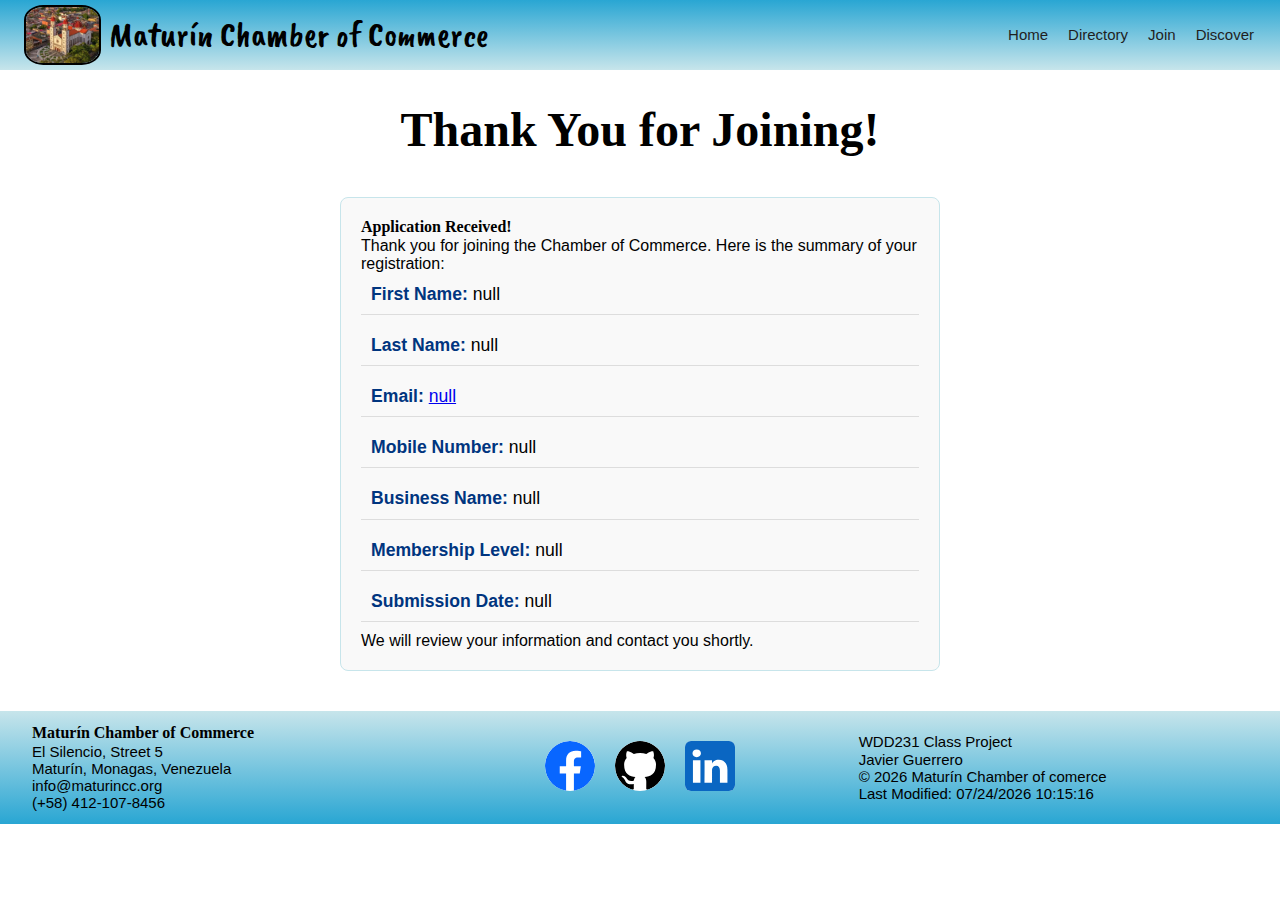
<file: chamber/thankyou.html>
<!DOCTYPE html>
<html lang="en">
<head>
    <meta charset="UTF-8">
    <meta name="author" content="Javier Guerrero">
    <meta name="description" content="Thank you for joining the Maturín Chamber of Commerce. We have received your application.">
    <meta name="viewport" content="width=device-width, initial-scale=1.0">
    <meta property="og:title" content="Maturín Chamber of Commerce - Success">
    <meta property="og:description" content="Your membership application has been successfully submitted.">
    <meta property="og:url" content="https://javierguerrero22.github.io/wdd231/chamber/thanks">
    <meta property="og:image" content="https://javierguerrero22.github.io/wdd231/chamber/images/cathedral.webp">

    <title>Maturín Chamber of Commerce - Thank You</title>

    <link rel="stylesheet" href="../styles/normalize.css">
    <link rel="stylesheet" href="styles/chamber-base.css">
    <link rel="stylesheet" href="styles/chamber-large.css">
    <link rel="stylesheet" href="styles/chamber-extra-large.css">
    <link rel="icon" href="images/favicon.ico">
    <link rel="preconnect" href="https://fonts.googleapis.com">
    <link rel="preconnect" href="https://fonts.gstatic.com" crossorigin>
    <link href="https://fonts.googleapis.com/css2?family=Caveat+Brush&family=DM+Serif+Text:ital@0;1&family=Lexend:wght@100..900&display=swap" rel="stylesheet">
    
    <script src="../scripts/date.js" defer></script>
    <script src="../scripts/navigation.js" defer></script>
    <script src="scripts/thankyou.js" defer></script>
</head>
<body>
    <header>
        <div class="header">
            <img src="images/cathedral.webp" alt="Site Logo" width="100" height="100">
            <span>Maturín Chamber of Commerce</span>
            <button id="ham-btn" class="hamburger" aria-label="Open navigation menu"></button>
        </div>
        <nav id="nav-bar" class="navigation">
            <ul>
                <li><a href="index.html">Home</a></li>
                <li><a href="directory.html">Directory</a></li>
                <li><a href="join.html">Join</a></li>
                <li><a href="discover.html">Discover</a></li>
            </ul>
        </nav>
    </header>

    <main class="thanks-main">
        <h1>Thank You for Joining!</h1>
        <div class="thanks-container"></div>
        <!-- <a href="index.html" class="back-home-btn">Return to Home</a> -->
    </main>

    <footer>
        <div class="footer-info">
            <h2>Maturín Chamber of Commerce</h2>
            <p>El Silencio, Street 5</p>
            <p>Maturín, Monagas, Venezuela</p>
            <p>info@maturincc.org</p>
            <p>(+58) 412-107-8456</p>
        </div>
        <div class="social">
            <a href="https://www.facebook.com/profile.php?id=100006197227926" target="_blank">
                <img id="facebook" src="../images/facebook.svg" alt="Facebook">
            </a>
            <a href="https://github.com/javierguerrero22" target="_blank">
                <img id="github" src="../images/github.svg" alt="Github">
            </a>
            <a href="https://www.linkedin.com/in/javier-alejandro-guerrero-jimenez/" target="_blank">
                <img id="linkedin" src="../images/linkedin.svg" alt="Linkedin">
            </a>
        </div>
        <div class="dev-info">
            <p>WDD231 Class Project</p>
            <p>Javier Guerrero</p>
            <div class="current year">
                <p>© <span id="year"></span> Maturín Chamber of comerce</p>
            </div>
            <p class="last modified" id="lastModified"></p>
        </div>
    </footer>
</body>
</html>
</file>
<file: styles/base.css>
:root{
    --primary-color: #29a6d3;
    --secundary-color: #c7e5eb;
    --third-color: #edbc9c;

}
*{
    box-sizing: border-box;
    font-family: 'lexend', sans-serif;
}
/* ************************ HEADER ************************ */
header{
    align-items: end; 
}

header img{
    display: block;
    width: 100%;
    height: auto;
    /* margin: 0 0 5px 10px; */
    /* margin-left: 10px;
    margin-bottom: 5px; */
}

header span { 
    font-size: 2rem; 
    color: black;
    font-family: 'Caveat brush', 'lexend', sans-serif;
    /* justify-content: center; */
    display: flex;
    align-items: center;
    /* grid-column: 2/4; */
}
.header{
    display: grid;
    grid-template-columns: 44px auto 44px;
    background-image: linear-gradient( var(--primary-color),var(--secundary-color));
    padding: 5px;
    column-gap: 8px;
}
/************************* HAMBURGER *************************/

.hamburger{
    background: none;
    border: none;
    cursor: pointer;
    font-size: 2rem;
}
.hamburger::before{
    content: "\2630";
    
}
.hamburger.show::before{
    content: '\00d7';

}
/************************* NAVIGATION *************************/

.navigation{
    display: none;
    grid-column: 1/4;
    width: 100%;
    font-family: 'Caveat brush', 'lexend', sans-serif;
    background-color: white;
}
.navigation.show{
    display: block;
}
.navigation ul{
    display: flex;
    flex-direction: column;
    list-style-type: none;
    margin: 0;
    padding: 0;
}
.navigation ul a{
    display: block;
    padding: 0.8rem 10px;
    color: rgb(31, 31, 31);
    text-decoration: none;
    border-bottom: solid 1px #b7d5d7; 
}
.navigation li.current{
    background-color: #b7d5d7;
}
.navigation li:hover{
     background-color: var(--third-color);/*#2f7889 */
     text-decoration: underline;
}
/************************* Titles *************************/
h1{
    margin-left: 10px;
}
h2{
    background-image: linear-gradient( var(--primary-color),var(--secundary-color), var(--primary-color));
    margin: 0;
    padding: 5px;
    border-radius: 20px 20px 0 0;
}
h1, h2{
    font-family: 'DM serif text', 'lexend', serif;
}

/************************* Main *************************/

section{
    margin: 15px 10px;
    text-align: center;
    background-color: var(--secundary-color);
    border-radius: 20px;
    border: 1px solid #000000;
}

section p{
    margin: 0;
    padding: 10px;
}
#photo{
    width: 100%;
    height: auto;
    max-width: 300px;
    padding: 10px;
}
#courses{
    background-color: white;
}
.course-card{
    background-color: var(--third-color);
}
.courses p{
    border: 1px solid #000000;
    border-radius: 5px;
    /* background-color: ; */
}
.courses p, .filter button{
    margin: 10px 10px;
    padding: 10px 0;
}
.completed {
    background-color: var(--secundary-color);
    /* background-color: #a8d1e0; */
}
.completed::before{
    content: '✓ ';
}
.filter{
    display: grid;
    grid-template-columns: 1fr 1fr 1fr;
    margin-top: 10px;
    
}
.filter button{
    border: 1px solid #000000;
    border-radius: 7.5px;
    cursor: pointer;
    background-color: #4ebbce;
}
.filter button:hover{
    background-color: var(--third-color);
}
/* dialog {
  border: 1px solid rgb(0 0 0 / 10%);
  border-radius: .25rem;
  padding: 1rem;
  background-color: #fff;
  box-shadow: 0 0 3rem #777;
  width: 90%;
  max-width: 600px;
}

::backdrop {
  background-color: rgb(0 0 0 / 50%);
}

dialog button {
  position: absolute;
  top: 23px;
  right: 23px;
  padding: .5rem 1rem;
  border: 1px solid rgb(0 0 0 / 10%);
} */
/************************* Footer *************************/

footer{
    background-color: #eee;
    padding-bottom: 1rem ;
    text-align: center;
    font-family: 'Caveat brush', 'lexend', sans-serif;
    background-image: linear-gradient( var(--primary-color),var(--secundary-color),var(--primary-color));
}

.social{
    display: flex;
    justify-content: center;
    column-gap: 20px;
    /* margin: 15px 0; */
    padding: 15px;
    background-color: white;
}
.social a{
    display: flex;
    width: 70px;
    height: 70px;
    align-items: center;
    justify-content: center;
    border: #ccc dashed 1px;
    border-radius: 50%;
}
.social img{
    width: 40px;
    height: 40px;
}
.social a:hover{
    background-color: #ddd;
}
</file>
<file: styles/larger.css>
@media only screen and (min-width: 760px) {
  header, main, nav, footer {
    /* max-width: 900px; */
    margin: 0 auto;
  }

  header {
    /* grid-template-columns: 24px auto; */
    /* display: flex; */
    display: flex;
    flex-wrap: wrap;
  }
  header img{
    width: 44px;
    
  }
  header span{
    font-size: 2.2rem;
  }
  .header{
     flex: 1 1 100%;
  }
  main{
    display: grid;
    grid-template-columns: 1fr 1fr 1fr;
  }
  h1{
    grid-column: 1/4;
  }
  
  #about{
    grid-column: 1/3;
  }
  #courses{
    grid-column: 1/4;
  }
  .courses{
    display: grid;
    grid-template-columns: 1fr 1fr 1fr;

}
  .hamburger {
    display: none;
  }

  .navigation {
      display: block;
      border-bottom: solid 1px #eee;
  }
  .navigation ul {
      display: flex;
      flex-direction: row;
  }
  .navigation li a{
    border: none;
  }
  .navigation {
        display: block;
        position: static;
        width: auto;
        background: none;
    }

    .navigation ul {
        display: flex;
        flex-direction: row;
        /* gap: 20px; */
    }

    .navigation ul a {
        border-bottom: none;
    }
  footer p{
    font-size: larger;
}nav {
    flex: 1 1 100%;
}


}
</file>
<file: final/styles/final-base.css>
:root {
    --primary-color: #f73642;    
    --bg-color: #121212;        
    --text-color: #F1FAEE;     
    --secondary-bg: #1e1e1e;
    --heading-font: 'Bebas Neue', cursive;
    --body-font: 'Lexend', sans-serif;
}
*{
    margin: 0;
    box-sizing: border-box;
}
body {
    background-color: var(--bg-color);
    color: var(--text-color);
    font-family: var(--body-font);
    line-height: 1.6;
    margin: 0;
}


h1, h2, h3 {
    font-family: var(--heading-font);
    letter-spacing: 1px;
}

h2, h3 { color: var(--primary-color); }

.header{
    align-items: center;
    display: grid;
     grid-template-columns: 2fr 3fr 2fr ;
    padding: 10px;
}
header img {
    border-radius: 50% 50% 47% 47%;
    background-color: white;
    padding: 5px;
    
    
    width: 100px;      
    max-width: 100%;  
    height: auto;     
    
    box-sizing: border-box;
    box-shadow: 0 0 20px #45080c;
    object-fit: cover;
}

header, footer {
    background-color: var(--primary-color);
    color: var(--text-color); 
    text-align: center;
}
footer{
    padding: 2rem 1rem;
}
h1 {
    font-size: 2rem;
    padding-left: 15px;
    margin: 0; 
    line-height: 1;
}

header p, footer p { font-weight: 800; font-size: 1.2rem; }



main {
    margin: 0 auto;
    position: relative;
}

.intro, .card {
    background-color: var(--secondary-bg);
    padding: 2rem;
    
    border-radius: 8px;
    border-left: 8px solid var(--primary-color);
    margin: 1rem;
    
    max-width: 100%;
}







/******************************************* HAMBURGER *******************************************/

.hamburger{
    background: none;
    border: none;
    cursor: pointer;
    position: absolute;
    right: 20px;
    color: var(--text-color);
    font-size: 1.8rem;
    font-weight: bold;
    padding: 0;
}
.hamburger::before{
    content: "\2630";
    
}
.hamburger.show::before{
    content: '\00d7';

}
/**************************************** NAVIGATION ****************************************/

.navigation{
    display: none;
    grid-column: 1/4;
    width: 100%;
    font-family: 'Caveat brush', 'lexend', sans-serif;
    background-color: white;
}
.navigation.show{
    display: block;
}
.navigation ul{
    display: flex;
    flex-direction: column;
    list-style-type: none;
    margin: 0;
    padding: 0;
}
.navigation ul a{
    display: block;
    padding: 0.8rem 10px;
    color: var(--text-color);
    background-color: var(--secondary-bg);
    text-decoration: none;
    border-bottom: solid 1px #b7d5d7; 
    font-size: 15px;
    transition: 0.5s ease;
}

.navigation li:hover{
     text-decoration: underline;
     color: rgb(29, 0, 0); 

}
.navigation ul a:hover, .navigation ul a.current:hover{
    color: var(--bg-color);
    background-color: var(--text-color);
}


.hero {
    position: relative; 
    width: 100%;
}

.hero-img {
    width: 100%;
    height: auto;
    
    display: block; 
    filter: brightness(0.8); 
}

.hero-msg {
    position: absolute;
    top: 50%;
    left: 50%;
    transform: translate(-50%, -50%);
    
    z-index: 10;
    background-color: rgba(0, 0, 0, 0.7);
    padding: 2rem;
    border-radius: 12px;
    border: 2px solid var(--primary-color);
    text-align: center;
    width: 85%;
    max-width: 500px;
}

.hero-msg h2 {
    font-size: 1.8rem;
    margin-bottom: 0.5rem;
    color: white; 
}

.cta-button {
    display: inline-block;
    padding: 10px;
    background-color:#d11e2a;
    color: white;
    text-decoration: none;
    font-weight: bold;
    border-radius: 5px;
    transition: background 0.3s, transform 0.3s;
}

.cta-button:hover {
    
    transform: scale(1.05);
}

.cards-container{
    max-width: 100%;
    display: grid;
    
}
.index{
    grid-template-areas:
    'intro'
    'library'
    'tool'
    'learning'
    'riff';
}
.index img{
    width: 300px;
    max-width: 100%;
    border-radius: 15px;
}
#intro{
    grid-area: intro;
}
#c-library{
    grid-area: library;
}
#i-tool{
    grid-area: tool;
}
#p-learning{
    grid-area: learning;
}
#riff-weekly{
    grid-area: riff;
}

#riff-weekly img{
    margin-top: 10px;
    width: 100%;
    max-width: 100%;
    text-align: center;
}


.search-box {
    display: flex;
    gap: 10px;
    margin-top: 1rem;
    justify-content: center;
}

.chords{
    padding: 20px 10px;
}
#chordInput, #artistInput {
    padding: 10px;
    border-radius: 5px;
    border: 2px solid var(--primary-color);
    background: #222;
    color: white;
    width: 60%;
}


#chord-results {
    display: grid;
    grid-template-columns: repeat(auto-fit, minmax(280px, 1fr));
    max-width: 1200px;
    margin: 2rem auto;
    gap: 20px;
}

.chord-card {
    animation: fadeIn 0.5s ease;
}

@keyframes fadeIn {
    from { opacity: 0; transform: translateY(10px); }
    to { opacity: 1; transform: translateY(0); }
}
#guitar-grid {
    display: grid;
    
    grid-template-columns: repeat(auto-fit, minmax(280px, 1fr));
    gap: 20px;
    max-width: 1200px; 
    margin: 2rem auto;
    padding: 0 1rem;
}

.guitar-card {
    background-color: var(--secondary-bg);
    border-radius: 8px;
    overflow: hidden;
    border-bottom: 5px solid var(--primary-color); 
    transition: transform 0.3s ease;
}

.guitar-card:hover {
    transform: translateY(-10px);
}

.guitar-card img {
    width: 100%;
    height: 200px;
    object-fit: cover;
}

.card-content {
    padding: 1.5rem;
}
.warning{
    padding: 16px;
}
.tag {
    display: inline-block;
    background: var(--primary-color);
    color: white;
    padding: 2px 8px;
    border-radius: 4px;
    font-size: 0.8rem;
    margin-bottom: 10px;
}
.join-main h1, .discover-container h1{
    padding: 0 30px;
}
.join-main{
    margin: 0 20px;
}
.join-main h1{
    padding-top: 20px;
}
.designOne {
    max-width: 900px;
    margin: 20px auto;
}

.designOne fieldset {
    
    border: 2px solid var(--primary-color);
    border-radius: 10px;
    padding: 20px;
    background-color: var(--secondary-bg); 
}

.designOne legend, .membership-cards h2 {
    color: var(--primary-color); 
    font-weight: 700;
    padding: 0 10px;
    font-size: 1.3rem;
    font-family: var(--heading-font);
    letter-spacing: 1px;
}

.designOne label {
    display: block;
    margin-top: 15px;
    color: var(--primary-color);
    font-weight: 600;
}


.designOne input[type="text"],
.designOne input[type="tel"],
.designOne input[type="email"],
.designOne select,
.designOne textarea {
    max-width: 100%;
    width: 100%;
    padding: 12px;
    margin-top: 5px;
    border: 1px solid #ccc;
    border-radius: 5px;
    box-sizing: border-box; 
}


.designOne .submitBtn {
    background-image: linear-gradient(var(--bg-color), rgb(101, 1, 1));
    color: white;
    padding: 15px;
    font-size: 1.15rem;
    font-weight: bold;
    border: none;
    border-radius: 5px;
    cursor: pointer;
    width: 100%;
    display: block;
    margin-top: 20px;
    transition: 0.5s ease;
}

.designOne .submitBtn:hover, .open-modal:hover {
    background-position: right center; 
    filter: brightness(1.2); 
    box-shadow: 0 4px 15px rgba(0,0,0,0.3);
}
.designOne textarea{
    display: flex;
    flex-direction: column;
}
.thanks-container {
    max-width: 600px;
    margin: 40px auto;
    padding: 20px;
    border: 1px solid var(--secundary-color);
    border-radius: 8px;
    background-color: var(--secondary-bg);
}
.thanks-container a, .navigation ul  a.current{
    color: #FFD700;
}
.thanks-main{
    margin: 0 20px;
}
.thanks-main h2{
    text-align: center;
    padding-top: 20px;
    font-size: xx-large;
}
.thanks-container h2{
    font-size: x-large;
}
.results-list {
    list-style: none;
    padding: 0;
}

.results-list li {
    margin-bottom: 10px;
    padding: 10px;
    border-bottom: 1px solid #ddd;
    font-size: 1.1rem;
}

.results-list strong {
    color: var(--primary-color);
}
dialog {
    border: none;
    border-radius: 10px;
    padding: 2rem;
    margin: 0 10px;
    background-color: var(--secondary-bg);
    max-width: 500px;
    box-shadow: 0 0 20px rgba(0,0,0,0.5);
    justify-self: center;
    align-self: center;
    color: var(--text-color);
}

dialog::backdrop {
    background-color: rgba(0, 0, 0, 0.7); 
}

.close-modal {
    float: right;
    background: rgb(101, 1, 1);
    color: white;
    border: none;
    padding: 5px 10px;
    cursor: pointer;
    margin: 0;
}

dialog h2 {
    padding-bottom: 10px;
    font-size: larger;
}

@keyframes fadeInUp {
    from {
        opacity: 0;
        transform: translateY(50px);
    }
    to {
        opacity: 1;
        transform: translateY(0);
    }
}
.membership-cards h2{
    padding-left: 20px;
}
.card-levels {
    background-color: var(--secondary-bg);
    padding: 1.5rem;
    margin: 10px 20px;
    border-radius: 0 30px 0 30px;
    border-left: 5px solid var(--primary-color);
    text-align: center;
    animation: fadeInUp 0.8s ease-out forwards;
    opacity: 0; 
}


#card-np { animation-delay: 0.2s; }
#card-bronze { animation-delay: 0.4s; }
#card-silver { animation-delay: 0.6s; }
#card-gold { animation-delay: 0.8s; }

.open-modal{
    border-radius: 5px;
    background-image: linear-gradient(var(--bg-color), rgb(101, 1, 1));
    color: var(--text-color);
    transition: 0.5s ease;
}

footer a{
    color: #000000;
}
</file>
<file: final/styles/final-large.css>
@media (min-width: 600px) {
    h1{
        text-align: left;
        font-size: 2.7rem;
        padding-left: 20px;
    }
    /* .hamburger { display: none; } */
    nav ul { display: flex; justify-content: center; }
    header img {
    width: 120px;
    margin-left: 15px;
}

    nav{
        align-self: center;
    }
    header{
        display: flex;
        justify-content: space-between;
    }
    .header{
        /* background: none; */
        display: flex;
        /* grid-template-columns: 1fr 2fr; */
        align-items: center;
        width: 100%;
    }
    .index{
        grid-template-areas:
        'intro intro intro'
        'library tool learning'
        
        'riff riff riff';
    }

.hamburger {
    display: none;
  }

  .navigation li a{
    border: none;
    color: var(--text-color);
    background-color: transparent;
  }
  .navigation {
        display: block;
        width: auto;
        background: none;
        justify-content: center;
        padding: 0 16px;
      
    }

    .navigation ul {
        display: flex;
        flex-direction: row;
        justify-self: right;
    
    }

        .navigation li a.current{
            color: black;
        }
    
    .navigation li a:hover, .navigation li a.current:hover{
         color: rgb(66, 29, 29); 
         font-size: large;
         background-color: transparent;
    }
    .designOne fieldset {
        padding: 40px;
    }
    .join-main {
        display: grid;
        grid-template-columns: 1.5fr 1fr; 
        gap: 30px;
        align-items: start;
        max-width: 1000px;
        /* margin: 0 auto; */
    }

    .join-main h1{
        grid-column: 1/3;
        padding-left: 35px;
        
        margin: 0;
    }
    .join-main fieldset {
        
        margin: 0; 
    }

    
    .membership-cards {
        grid-column: 2;
        display: flex;
        flex-direction: column;
        gap: 15px;
    }
    
    .membership-cards h2 {
        margin-top: 20px;
    }
    .thanks-main h1{
        text-align: center;
    }
}
</file>
<file: startHere/styles/small.css>
*{box-sizing: border-box;}
html {
  -webkit-text-size-adjust: 100%; 
  -ms-text-size-adjust: 100%;
}

h1 {
  color: #3D405B;
}

form {
    margin: 1rem 2%;
  
    label {
      display: block;
      font-size: .8rem;
      color: purple;
      padding-top: .2rem;
    }
    h3 {
      font-size: .9rem;
      color: #E07A5F;
      margin: 1.5rem 0 .2rem 0;
      border-bottom: 1px solid #eee;
    }
  
    input[type=text],
    input[type=tel],
    input[type=date],
    input[type=email],
    select {
      display: block;
      margin: .1rem 0 1rem 0 ;
      padding: .3rem;
      border: 1px solid #999;
      border-radius: 4px;
      border-left-width: 5px;
      border-left-color:#555;
      font-size: 1rem;
      color: #3D405B;
      width: 250px;
    }
  
    input:required {border-left-color: #d70000;}
    input:focus {border-left-color: black; outline:none;}
    input:required:valid{border-left-color: green;}
  
    input[type=submit] {
      border: none;
      text-align: center;
      background-color: #3D405B;
      color: white;
      border-radius: 1rem;
      padding: .75rem 1.5rem;
      margin: 2rem 0;
      font-size: 1.2rem;
      -webkit-appearance: none;
      appearance: none;
    }
  }
  input:-webkit-autofill{
    -webkit-text-fill-color: #3D405B;
  }
  
  #results {
    background-color: #F4F1DE;
    padding: 0 1rem;
    border: 1px solid #E07A5F;
    border-radius: 6px;
  }
</file>
<file: startHere/styles/large.css>
@media only screen and (min-width: 38rem) {


} /*end media query*/
</file>
<file: startLab/styles/small.css>
*{box-sizing: border-box;}
</file>
<file: startLab/styles/large.css>
@media only screen and (min-width: 38rem) {


} /*end media query*/
</file>
<file: styles/modules.css>
* {
  margin: 0;
  padding: 0;
  box-sizing: border-box;
}

body {
  font-family: Arial, sans-serif;
  background-color: #f0f0f0;
}

main {
  padding: 1rem;
  background-color: #fff;
  color: #333;
  width: fit-content;
  margin: 1rem auto;
  border: 1px solid rgb(0 0 0 / 10%);
  border-radius: 10px;
}

h1 {
  font-size: 1.5rem;
  color: #000;
}

h2 {
  font-size: 1.2rem;
  color: #555;
}

h1,
h2 {
  text-align: center;;
  margin-bottom: 1.1rem;
}

form p {
  margin: .5rem;
  font-weight: bold;
}

#enrollment {
  padding: 1rem 1rem 0 1rem;
  border: 1px solid rgb(0 0 0 / 10%);
  border-radius: 10px;
  background-color: #bed;
  text-align: center;
}

select {
  padding: 0.5em;
  border: 1px solid #ccc;
  width: 3rem;
}

button {
  display: block;
  margin: 1rem auto;
  padding: 0.6em 1em;
  border: none;
  border-radius: 5px;
  background-color: #0078d4;
  color: white;
  cursor: pointer;
}

button:hover {
  background-color: #005fa3;
}

table {
  margin-top: 2rem;
  width: 100%;
  border-collapse: collapse;
  background-color: white;
  box-shadow: 0 2px 6px rgb(0 0 0 / 5%);
}

th,
td {
  padding: 0.75rem;
  text-align: center;
  border-bottom: 1px solid #ddd;
}

th {
  background-color: #000;
  color: white;
  font-weight: bold;
  
}

tr:hover {
  background-color: #bbb;
}
</file>
<file: styles/prophets.css>
body {
    font-family: Roboto, sans-serif;
    background-color: #f4f4f4; 
    margin: 0;
    padding: 0;
}

header {
    background-color: #2c3e50;
    color: white;
    padding: 1rem;
}

h1 {
    text-align: center;
}


#cards {
    display: grid;
    grid-gap: 1.5rem; 
    padding: 1.5rem;
    
    grid-template-columns: repeat(auto-fit, minmax(320px, 1fr));
}


section {
    margin: 0;
    padding: 1.5rem;
    background-color: #7987d7;
    border: 1px solid rgb(0 0 0 / 10%);
    display: flex;
    flex-direction: column;
    align-items: center;
    border-radius: 8px; 
    box-shadow: 0 4px 8px rgba(0,0,0,0.1);
    transition: transform 0.2s ease;
}

section:hover {
    transform: translateY(-5px); 
}

section h2 {
    margin: 1rem 0 0.5rem 0;
    text-align: center;
    color: #000000;

    text-shadow: 1px 1px 2px rgba(0,0,0,0.1); 
}


section p {
    margin: 5px 0;
    font-size: 0.95rem;
    text-align: center;
    color: #000000;
}


img {
    width: 100%;
    max-width: 250px; 
    height: 300px;    
    object-fit: cover;
    box-shadow: 0 0 20px #777;
    border: 1px solid #111;
    margin-top: 1rem;
    background-color: #ddd;
}


footer {
    text-align: center;
    padding: 2rem;
    background-color: #2c3e50;
    color: white;
    margin-top: 2rem;
}


@media (max-width: 400px) {
    #cards {
        grid-template-columns: 1fr; 
        padding: 1rem;
    }
    
    img {
        max-width: 200px;
        height: 250px;
    }
}
</file>
<file: styles/site-plan.css>
:root {
    --primary-color: #f73642;    
    --bg-color: #121212;        
    --text-color: #F1FAEE;     
    --secondary-bg: #1e1e1e;   
    --heading-font: 'Bebas Neue', cursive;
    --body-font: 'Lexend', sans-serif;
}

body {
    background-color: var(--bg-color);
    color: var(--text-color);
    font-family: var(--body-font);
    line-height: 1.6;
    margin: 0;
    padding: 0;
}


h2, h3 {
    color: var(--primary-color);
}
h1, h2, h3{
    font-family: var(--heading-font);
    letter-spacing: 1px;
}

header, footer {
    background-color: var(--primary-color);
    color: var(--text-color); 
    text-align: center;
    padding: 2rem 1rem;
}
header p, footer p{
 font-weight: 800;
 font-size: 25px;
}
header h1 {
    font-size: 3.5rem; 
    color: var(--text-color);
    margin: 0;
}

main {
    max-width: 900px;
    margin: 2rem auto;
    padding: 0 1rem;
}

section {
    background-color: var(--secondary-bg);
    padding: 2rem;
    margin-bottom: 2rem;
    border-radius: 8px;
    border-left: 8px solid var(--primary-color);
}

h2 {
    font-size: 2.2rem;
    border-bottom: 1px solid #444;
    margin-top: 0;
}


.color-palette {
    display: flex;
    flex-wrap: wrap;
    gap: 15px;
    margin-top: 1.5rem;
}

.color-box {
    padding: 1.5rem;
    flex: 1;
    min-width: 150px;
    text-align: center;
    border-radius: 5px;
    font-weight: bold;
}

.color-primary { 
    background-color: var(--primary-color); 
    color: #000000; 
}
.color-secondary { 
    background-color: var(--bg-color); 
    color: #ffffff; 
    border: 1px solid #555; 
}
.color-accent { 
    background-color: var(--text-color); 
    color: #000000; 
}


.wireframe-container {
    display: grid;
    grid-template-columns: 1fr ;
    gap: 30px;
    margin-top: 20px;
}

.wireframe img {
    width: 100%;
    
    height: auto;
    border: 1px solid var(--primary-color);
    display: block;
}
#mobile-view{
    max-width: 250px;
    justify-self: center;
}

@media (min-width: 600px) {
    .wireframe-container {
        grid-template-columns: 1fr  2fr;
    }
    #mobile-view{
    justify-self: left;
}
}
</file>
<file: chamber/styles/chamber-base.css>
:root {
    --primary-color: #29a6d3;
    --secundary-color: #c7e5eb;
    --third-color: #edbc9c;
    --body-font: sansita, sans-serif;
    --h-font: 'sansita Swashed', serif;
}
*{
    margin: 0;
    font-family: var(--body-font);
    box-sizing: border-box;
}
header span { 
    font-size: 1.3rem; 
    color: black;
    font-family: 'Caveat brush', 'lexend', sans-serif;
    
    display: flex;
    align-items: center;
    
}
header img{
    display: block;
    width: 100%;
    height: auto;
    border-radius: 25%;
    border: 2px solid black;
}
.header{
    display: grid;
    grid-template-columns: 60px auto 44px;
    background-image: linear-gradient( var(--primary-color),var(--secundary-color));
    padding: 5px;
    padding-left: 1.5rem;
    column-gap: 8px;
}
h1, h2, h3{
    font-family: var(--h-font);
}
h1{
    font-size: 40px;
    
}
/******************************************* HAMBURGER *******************************************/

.hamburger{
    background: none;
    border: none;
    cursor: pointer;
    font-size: 2rem;
    padding: 0;
}
.hamburger::before{
    content: "\2630";
    
}
.hamburger.show::before{
    content: '\00d7';

}
/**************************************** NAVIGATION ****************************************/

.navigation{
    display: none;
    grid-column: 1/4;
    width: 100%;
    font-family: 'Caveat brush', 'lexend', sans-serif;
    background-color: white;
}
.navigation.show{
    display: block;
}
.navigation ul{
    display: flex;
    flex-direction: column;
    list-style-type: none;
    margin: 0;
    padding: 0;
}
.navigation ul a{
    display: block;
    padding: 0.8rem 10px;
    color: rgb(31, 31, 31);
    text-decoration: none;
    border-bottom: solid 1px #b7d5d7; 
    font-size: 15px;
}
.navigation li.current{
    background-color: var(--secundary-color);
}
.navigation li:hover{
     background-color: var(--third-color);
     text-decoration: underline;
}
.directory, .home {
	margin: 0 auto;
	padding: 0 1.5rem 2.5rem;

	background-color: #fff;
	font-family: Acme, Arial, sans-serif;
}

.hero{
    position: relative;
    /* display: inline-block; */
}
.hero picture img{
    width: 100%;
    height: auto;
    display: block;
}
.cta-button{
    position: absolute;
    bottom: 10%;
    right: 10%;
    background-color: var(--third-color);
    padding: 10px;
    border-radius: 10px;
}
.home h2{
    font-size: 25px;
    justify-self: center;
}
.tagline{
    font-size: smaller;
    justify-self: center;
}
.business h2{
    font-size: larger;
}
.business section > p{
    margin-bottom: 5px;
   justify-self: center;
   font-size: small;
}
.business section{
    display: flex;
    flex-direction: column;
    border-radius: 20px;
    padding-top: 10px;
    margin-top: 30px;
    background-image:linear-gradient(rgb(148, 182, 241), var(--secundary-color) ) ;
    align-items: center;
    text-align: center;
}
.business-details img{
    max-width: 200px;
    /* min-width: 120px; */
    /* justify-self: center; */
    width: 100%;
    height: auto;
    border-radius: 20%;
    padding: 10px;
}
.contact-info {
    padding: 10px;
    padding-left: 0;
    font-size: 0.8rem;
    min-width: 0;
}
.business-details{
    display: grid;
    grid-template-columns: 1fr 2fr;
    align-items: center;
    text-align: left;
    border-top: 1px solid #555;
    gap: 15px;
    width: 100%;
    box-sizing: border-box;
}
.business-details p{
    grid-column: 2;
}
.contact-info a{
    display: block;
    max-width: 75%;
    overflow: hidden;
    text-overflow: ellipsis;
}
 .business-details span{
    font-weight: 800;
}
.weather section{
    /* padding: 10px;
    padding-top: 0; */
    margin: 20px 0;
    background-color: var(--secundary-color);
    border-radius: 10px;
}
.weather h2{
    background-image: linear-gradient( var(--primary-color), var(--secundary-color), var(--primary-color));
    width: 100%;
    text-align: center;
    border-radius: 10px 10px 0 0;
}
#weather-info{
    display: grid;
    grid-template-columns: 1fr 2fr;
    
}
#weather-info p{
    grid-column: 2;
    padding: 2px;
}
.weather h2{
    padding: 10px 0;
}
 .weather p, #weather-info{
    padding: 10px;
}
.weather-forecast p{
    font-size: larger;
}
.weather-forecast span{
    font-weight: 600;
}
.menu {
	margin: 1rem auto;
	padding: 0.5rem;
	background-image: linear-gradient( var(--primary-color),var(--secundary-color),var(--primary-color));
	text-align: center;
}
button {
	padding: 0.5rem 1rem;
    margin-top: 10px;
	font-weight: 700;
}
.menu button:hover{
    background-color: var(--third-color);
}

.directory section {
	/* border: 1px solid rgb(0, 0, 0); */
	padding: 30px 20px;
	
	text-align: center;
}
section	a {
		font-family: Arial, sans-serif;
		font-size: 0.85rem;
		color: navy;
	}

section	h3 {
		font-size: 1.5rem;
	}

.grid {
	display: grid;
	grid-gap: 15px;
	align-items: stretch;
}
.grid section {
        display: flex;
        flex-direction: column;
        justify-content: space-between;
        background-image: linear-gradient( var(--primary-color),var(--secundary-color));
        padding: 1rem;
        border: 1px solid #ccc;
        text-align: center;
        align-items: center;
}
.grid img, .grid p, .grid h3 {
			margin: 0.1rem;
		}
	

.grid img {
		border: 1px solid #fff;
		box-shadow: 0 0 1rem #555;
        width: 200px;
        height: auto;
	}

.grid section:hover {
    transform: translateY(-5px);
}
h2 {
	font-size: 1rem;
}

.list {
	display: flex;
	flex-direction: column;
}
.list section {
		display: grid;
		grid-template-columns: 2fr 1.5fr 1fr 1fr;
		margin: 0;
		padding: 2px .25rem;
        background-color: var(--secundary-color);
        align-items: center;
        justify-items: left;

}        
		.list section img, .list section p, .list section h3 {
			margin: 0 1rem;
		}

		.list section img {
			display: none;
		}

		.list section h3 {
			font-size: 0.7rem;
     

		}
        .list section a{
            display: block;
            max-width: 75%;
            overflow: hidden;
            text-overflow: ellipsis;
        }
        .list section p, .list section a{
            font-size: 0.6rem;
           
        }
		.list section:nth-child(even) {
			background-color:#c7d3eb;
		}
	

.list section :nth-child(6) { display: none; }

.join-main h1, .thanks-main h1{
    padding: 0 30px;
}
.designOne {
    max-width: 900px;
    margin: 20px auto;
}

.designOne fieldset {
    margin: 20px;
    border: 2px solid rgb(0, 53, 127);
    border-radius: 10px;
    padding: 20px;
    background-color: rgba(255, 255, 255, 0.5); 
}

.designOne legend, .membership-cards h2 {
    color: #650101; 
    font-weight: 700;
    padding: 0 10px;
    font-size: 1.3rem;
}

.designOne label {
    display: block;
    margin-top: 15px;
    color: rgb(0, 53, 127);
    font-weight: 600;
}


.designOne input[type="text"],
.designOne input[type="tel"],
.designOne input[type="email"],
.designOne select,
.designOne textarea {
    max-width: 100%;
    width: 100%;
    padding: 12px;
    margin-top: 5px;
    border: 1px solid #ccc;
    border-radius: 5px;
    box-sizing: border-box; 
}


.designOne .submitBtn {
    background-image: linear-gradient(rgb(0, 53, 127), rgb(101, 1, 1));
    color: white;
    padding: 15px;
    font-size: 1.2rem;
    font-weight: bold;
    border: none;
    border-radius: 5px;
    cursor: pointer;
    width: 100%;
    display: block;
    margin-top: 20px;
    transition: 0.5s ease;
}

.designOne .submitBtn:hover {
    background-position: right center; 
    filter: brightness(1.2); 
    box-shadow: 0 4px 15px rgba(0,0,0,0.3);
}
.designOne textarea{
    display: flex;
    flex-direction: column;
}
.thanks-container {
    max-width: 600px;
    margin: 40px 20px;
    padding: 20px;
    border: 1px solid var(--secundary-color);
    border-radius: 8px;
    background-color: #f9f9f9;
}

.results-list {
    list-style: none;
    padding: 0;
}

.results-list li {
    margin-bottom: 10px;
    padding: 10px;
    border-bottom: 1px solid #ddd;
    font-size: 1.1rem;
}

.results-list strong {
    color: rgb(0, 53, 127);
}
dialog {
    border: none;
    border-radius: 10px;
    padding: 2rem;
    margin: 0 10px;
    background-color: var(--secundary-color);
    max-width: 500px;
    box-shadow: 0 0 20px rgba(0,0,0,0.5);
    justify-self: center;
    align-self: center;
}

dialog::backdrop {
    background-color: rgba(0, 0, 0, 0.7); 
}

.close-modal {
    float: right;
    background: rgb(101, 1, 1);
    color: white;
    border: none;
    padding: 5px 10px;
    cursor: pointer;
    margin: 0;
}

dialog h2 {
    color: rgb(0, 53, 127);
    padding-bottom: 10px;
    font-size: larger;
}

@keyframes fadeInUp {
    from {
        opacity: 0;
        transform: translateY(50px);
    }
    to {
        opacity: 1;
        transform: translateY(0);
    }
}
.membership-cards h2{
    padding-left: 20px;
}
.card {
    background-color: var(--secundary-color);
    padding: 1.5rem;
    margin: 10px 20px;
    border-radius: 0 30px 0 30px;
    border-left: 5px solid var(--primary-color);
    text-align: center;
    animation: fadeInUp 0.8s ease-out forwards;
    opacity: 0; 
}


#card-np { animation-delay: 0.2s; }
#card-bronze { animation-delay: 0.4s; }
#card-silver { animation-delay: 0.6s; }
#card-gold { animation-delay: 0.8s; }
/*************************************** FOOTER *********************************************/

footer {
    padding: 20px ;
    text-align:left;
    font-size: 15px;
    min-height: auto;
    font-family: 'Caveat brush', 'lexend', sans-serif;
    background-image: linear-gradient( var(--secundary-color),var(--primary-color));
}

.social{
    display: flex;
    justify-content: center;
    column-gap: 20px;
    padding: 15px;
}

.social img{
    width: 50px;
    height: 50px;
    background-color: white;
    border-radius: 50%;
}
.social img:hover{
    background-color: #ccc;
}
#linkedin{
    border-radius: 6px;
}
</file>
<file: chamber/styles/chamber-large.css>
@media (min-width: 600px){
/***************************************** HEADER **********************************************/
    nav{
        align-self: center;
    }
    header{
        display: flex;
        background-image: linear-gradient( var(--primary-color),var(--secundary-color));
        justify-content: space-between;
    }
    .header{
        background: none;
        display: flex;
        align-items: center;
    }
    .header img{
        height: 60px;
        width: auto;
    }
      header span{
    font-size: 1.6rem;
  }
.hamburger {
    display: none;
  }

  .navigation li a{
    border: none;
  }
  .navigation {
        display: block;
        width: auto;
        background: none;
        justify-content: center;
        padding: 0 16px;
      
    }

    .navigation ul {
        display: flex;
        flex-direction: row;
        justify-self: right;
    
    }
    .navigation li.current{
        background-color: transparent;
}
        .navigation li.current a{
            color: rgb(0, 0, 136);
        }
    
    .navigation li:hover{
        background-color: transparent;
    }
    .navigation li a:hover {
         color: black; 
    }


h1{
    font-size: xxx-large;
}
.grid{
    grid-template-columns: 1fr 1fr;
}
.list section{
    padding: 1.2rem 0.25rem;
}
        .list section h3 {
			font-size: 1rem;
            

		}
        
        .list section p, .list section a{
            font-size: 0.9rem;
            
            

        }

.weather{
    display: grid;
    grid-template-columns: 1fr 1fr 1fr;
    
}
.weather section{
    margin: 20px;
}
.business{
    padding: 0 50px;
}
.join-main {
        padding: 40px 0 40px 30px; 
    }

    .designOne fieldset {
        padding: 40px;
    }

footer{
        display: grid;
        grid-template-columns: 1fr 1fr 1fr;
        align-items: center;
        padding: 1% 2.5%;
    }
.dev-info{
    padding-left: 16px;
}
.join-main {
        display: grid;
        grid-template-columns: 1.5fr 1fr; 
        gap: 30px;
        align-items: start;
        max-width: 1000px;
        margin: 0 auto;
    }

    .join-main h1{
        grid-column: 1/3;
        padding: 10px;
        margin: 0;
    }
    .join-main fieldset {
        
        margin: 0; 
    }

    
    .membership-cards {
        grid-column: 2;
        display: flex;
        flex-direction: column;
        gap: 15px;
    }
    
    .membership-cards h2 {
        margin-top: 20px;
    }
    .thanks-main h1{
        text-align: center;
    }
}
@media (min-width: 650px){
    .thanks-container{
        margin: 40px auto;
    }
}
</file>
<file: chamber/styles/chamber-extra-large.css>
@media (min-width: 1100px){
      header span{
    font-size: 2.2rem;
  }
    .grid{
        grid-template-columns: 1fr 1fr 1fr;
    }
    section{
        height: auto;
    }
    .list section{
        grid-template-columns: 1.3fr 1.5fr 1fr 1fr;}
    .list section   h3 {
			font-size: 1.2rem;
            

		}
        
    .list section  p, .list section a{
            font-size: 1.1rem;
            
            

        }
    .weather{
        grid-template-columns: 2fr 1fr 1fr;
    }
    .business{
    display: grid;
    grid-template-columns: 1fr 1fr 1fr;
    padding: 0;
    }
    .business section{
        margin: 20px;
    }
    #allplaces{
        display: grid;
        grid-template-columns: 1fr 1fr;
    }
   
}
</file>
